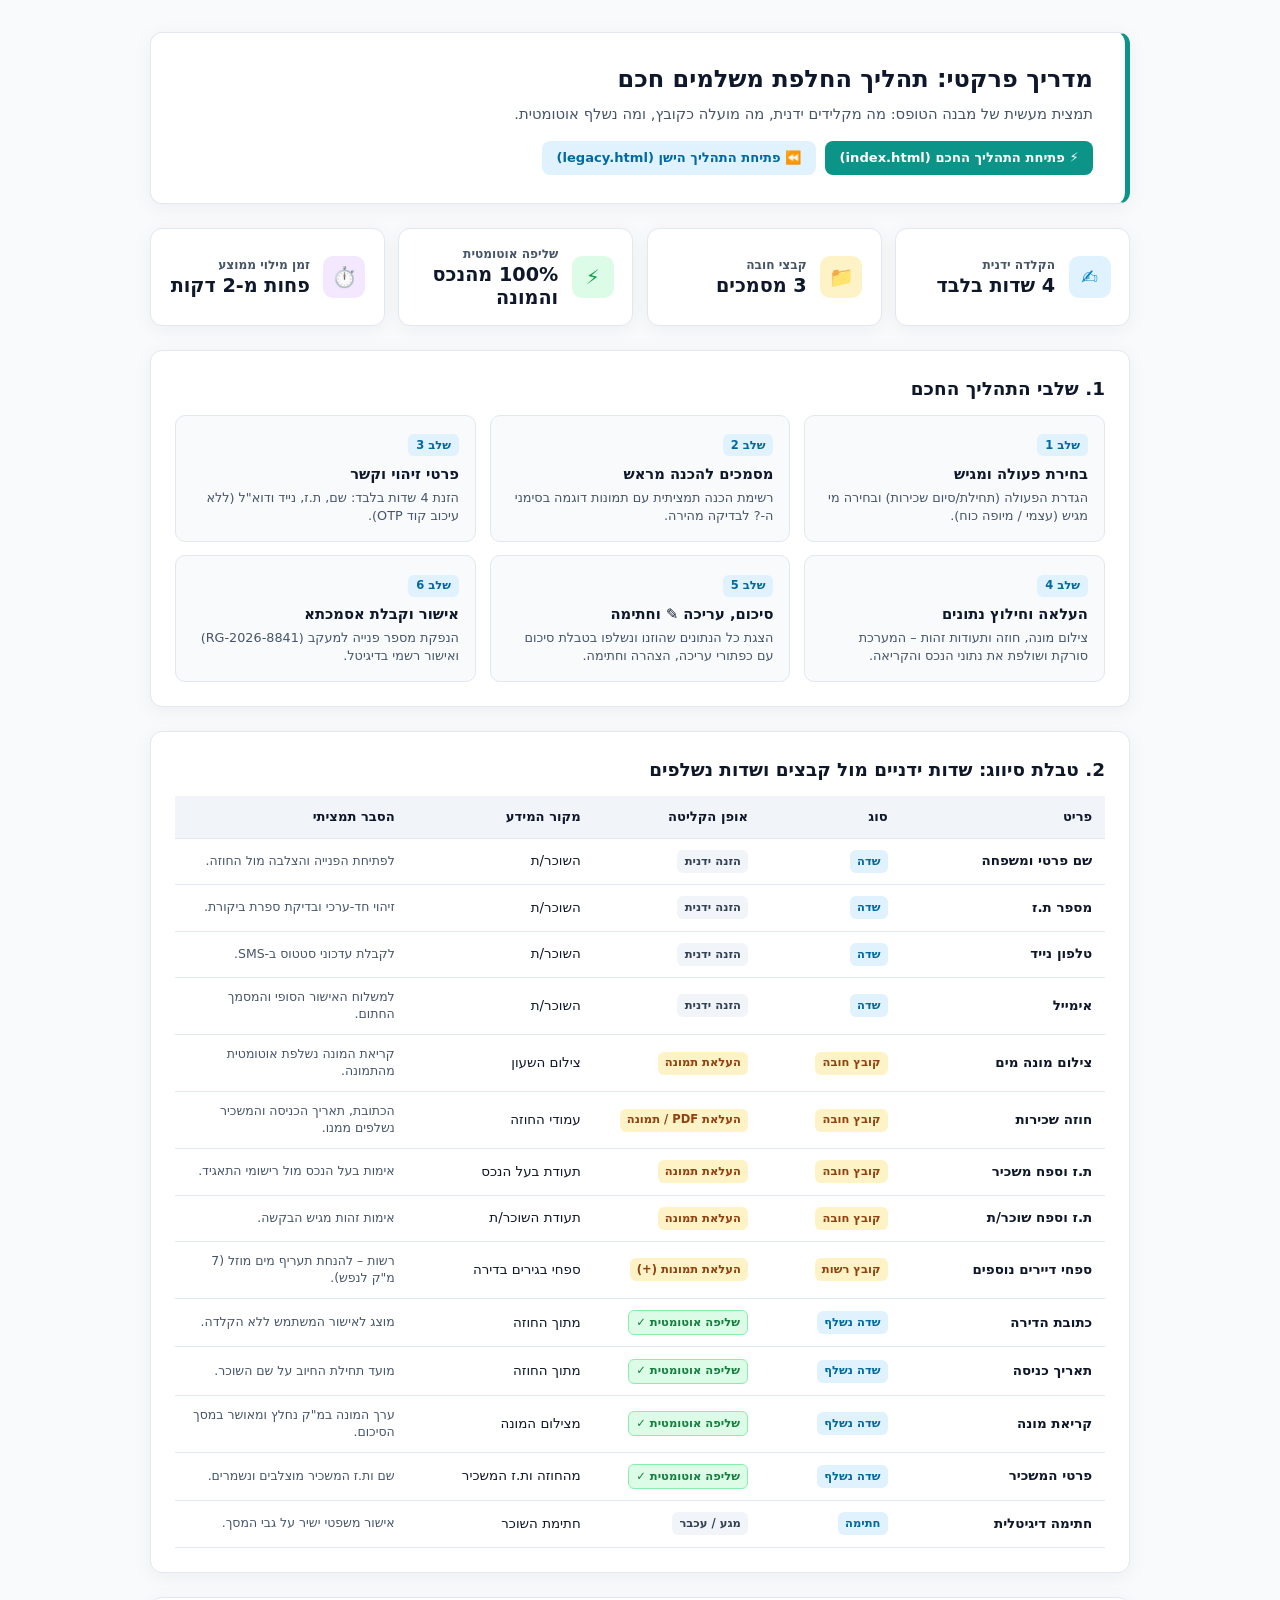
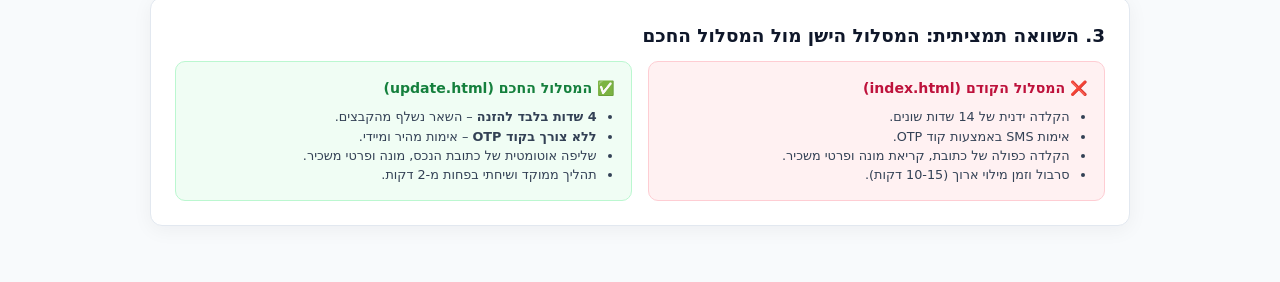
<file: explanation.html>
<!DOCTYPE html>
<html lang="he" dir="rtl">
<head>
  <meta charset="UTF-8">
  <meta name="viewport" content="width=device-width, initial-scale=1.0">
  <title>מדריך פרקטי: עקרונות ומבנה התהליך החכם (מי רמת גן)</title>
  <style>
    :root {
      --bg: #f8fafc;
      --card-bg: #ffffff;
      --text-main: #0f172a;
      --text-muted: #475569;
      --primary: #0284c7;
      --primary-dark: #0369a1;
      --primary-light: #e0f2fe;
      --teal: #0d9488;
      --teal-light: #ccfbf1;
      --success: #16a34a;
      --success-bg: #dcfce7;
      --amber: #d97706;
      --amber-bg: #fef3c7;
      --border: #e2e8f0;
      --radius: 12px;
      --shadow: 0 4px 20px rgba(15, 23, 42, 0.05);
    }

    * {
      box-sizing: border-box;
      margin: 0;
      padding: 0;
    }

    body {
      font-family: system-ui, -apple-system, BlinkMacSystemFont, "Segoe UI", Roboto, "Helvetica Neue", Arial, sans-serif;
      background-color: var(--bg);
      color: var(--text-main);
      line-height: 1.5;
      padding: 2rem 1.25rem;
    }

    .container {
      max-width: 980px;
      margin: 0 auto;
    }

    .header-card {
      background: var(--card-bg);
      border: 1px solid var(--border);
      border-radius: var(--radius);
      padding: 1.75rem 2rem;
      margin-bottom: 1.5rem;
      box-shadow: var(--shadow);
      border-right: 5px solid var(--teal);
    }

    .header-card h1 {
      font-size: 1.5rem;
      color: var(--text-main);
      margin-bottom: 0.35rem;
    }

    .header-card p {
      color: var(--text-muted);
      font-size: 0.92rem;
    }

    .nav-links {
      display: flex;
      gap: 0.6rem;
      margin-top: 1rem;
      flex-wrap: wrap;
    }

    .nav-btn {
      display: inline-flex;
      align-items: center;
      gap: 0.35rem;
      padding: 0.45rem 0.9rem;
      background: var(--primary-light);
      color: var(--primary-dark);
      border-radius: 8px;
      text-decoration: none;
      font-weight: 600;
      font-size: 0.82rem;
      transition: all 0.15s ease;
    }

    .nav-btn.primary {
      background: var(--teal);
      color: white;
    }

    .nav-btn:hover {
      opacity: 0.9;
      transform: translateY(-1px);
    }

    /* KPI Highlights */
    .kpi-grid {
      display: grid;
      grid-template-columns: repeat(auto-fit, minmax(210px, 1fr));
      gap: 0.85rem;
      margin-bottom: 1.5rem;
    }

    .kpi-card {
      background: var(--card-bg);
      border: 1px solid var(--border);
      border-radius: var(--radius);
      padding: 1rem 1.15rem;
      box-shadow: var(--shadow);
      display: flex;
      align-items: center;
      gap: 0.85rem;
    }

    .kpi-icon {
      width: 42px;
      height: 42px;
      border-radius: 10px;
      display: flex;
      align-items: center;
      justify-content: center;
      font-size: 1.25rem;
      flex-shrink: 0;
    }

    .kpi-title {
      font-size: 0.76rem;
      color: var(--text-muted);
      font-weight: 600;
      text-transform: uppercase;
    }

    .kpi-val {
      font-size: 1.2rem;
      font-weight: 800;
      color: var(--text-main);
      line-height: 1.2;
    }

    .section-card {
      background: var(--card-bg);
      border: 1px solid var(--border);
      border-radius: var(--radius);
      padding: 1.5rem;
      margin-bottom: 1.5rem;
      box-shadow: var(--shadow);
    }

    .section-card h2 {
      font-size: 1.15rem;
      margin-bottom: 0.65rem;
      color: var(--text-main);
      display: flex;
      align-items: center;
      gap: 0.45rem;
    }

    /* Practical Flow Steps */
    .flow-steps {
      display: grid;
      grid-template-columns: repeat(auto-fit, minmax(260px, 1fr));
      gap: 0.85rem;
      margin-top: 0.75rem;
    }

    .flow-card {
      background: #f8fafc;
      border: 1px solid var(--border);
      border-radius: 10px;
      padding: 1rem;
      position: relative;
    }

    .flow-badge {
      display: inline-block;
      font-size: 0.72rem;
      font-weight: 700;
      padding: 0.15rem 0.5rem;
      border-radius: 6px;
      background: var(--primary-light);
      color: var(--primary-dark);
      margin-bottom: 0.4rem;
    }

    .flow-card h3 {
      font-size: 0.92rem;
      margin-bottom: 0.25rem;
      color: var(--text-main);
    }

    .flow-card p {
      font-size: 0.8rem;
      color: var(--text-muted);
      line-height: 1.4;
    }

    /* Clean Table */
    table {
      width: 100%;
      border-collapse: collapse;
      font-size: 0.84rem;
      margin-top: 0.75rem;
    }

    th, td {
      padding: 0.7rem 0.8rem;
      text-align: right;
      border-bottom: 1px solid var(--border);
      vertical-align: middle;
    }

    th {
      background: #f1f5f9;
      color: var(--text-main);
      font-weight: 700;
      font-size: 0.82rem;
    }

    tr:hover td {
      background: #f8fafc;
    }

    .badge {
      display: inline-flex;
      align-items: center;
      gap: 0.2rem;
      padding: 0.18rem 0.45rem;
      border-radius: 6px;
      font-size: 0.72rem;
      font-weight: 700;
      white-space: nowrap;
    }

    .badge-field {
      background: #e0f2fe;
      color: #0369a1;
    }

    .badge-doc {
      background: #fef3c7;
      color: #92400e;
    }

    .badge-auto {
      background: #dcfce7;
      color: #15803d;
      border: 1px solid #86efac;
    }

    .badge-manual {
      background: #f1f5f9;
      color: #334155;
    }

    .note-text {
      font-size: 0.78rem;
      color: var(--text-muted);
      line-height: 1.35;
    }

    /* Comparison Table */
    .compare-grid {
      display: grid;
      grid-template-columns: 1fr 1fr;
      gap: 1rem;
      margin-top: 0.75rem;
    }

    .compare-box {
      border-radius: 10px;
      padding: 1rem;
    }

    .compare-box.old {
      background: #fff1f2;
      border: 1px solid #fecdd3;
    }

    .compare-box.new {
      background: #f0fdf4;
      border: 1px solid #bbf7d0;
    }

    .compare-box h4 {
      font-size: 0.88rem;
      margin-bottom: 0.5rem;
      display: flex;
      align-items: center;
      gap: 0.35rem;
    }

    .compare-box ul {
      padding-right: 1.15rem;
      font-size: 0.8rem;
      color: #334155;
      line-height: 1.5;
    }
  </style>
</head>
<body>

  <div class="container">

    <!-- Header -->
    <div class="header-card">
      <h1>מדריך פרקטי: תהליך החלפת משלמים חכם</h1>
      <p>תמצית מעשית של מבנה הטופס: מה מקלידים ידנית, מה מועלה כקובץ, ומה נשלף אוטומטית.</p>
      
      <div class="nav-links">
        <a href="index.html" class="nav-btn primary">
          ⚡ פתיחת התהליך החכם (index.html)
        </a>
        <a href="legacy.html" class="nav-btn">
          ⏪ פתיחת התהליך הישן (legacy.html)
        </a>
      </div>
    </div>

    <!-- 4 Key Numbers -->
    <div class="kpi-grid">
      <div class="kpi-card">
        <div class="kpi-icon" style="background: #e0f2fe; color: #0284c7;">✍️</div>
        <div>
          <div class="kpi-title">הקלדה ידנית</div>
          <div class="kpi-val">4 שדות בלבד</div>
        </div>
      </div>

      <div class="kpi-card">
        <div class="kpi-icon" style="background: #fef3c7; color: #d97706;">📁</div>
        <div>
          <div class="kpi-title">קבצי חובה</div>
          <div class="kpi-val">3 מסמכים</div>
        </div>
      </div>

      <div class="kpi-card">
        <div class="kpi-icon" style="background: #dcfce7; color: #16a34a;">⚡</div>
        <div>
          <div class="kpi-title">שליפה אוטומטית</div>
          <div class="kpi-val">100% מהנכס והמונה</div>
        </div>
      </div>

      <div class="kpi-card">
        <div class="kpi-icon" style="background: #f3e8ff; color: #7e22ce;">⏱️</div>
        <div>
          <div class="kpi-title">זמן מילוי ממוצע</div>
          <div class="kpi-val">פחות מ-2 דקות</div>
        </div>
      </div>
    </div>

    <!-- Full Flow Process -->
    <div class="section-card">
      <h2>1. שלבי התהליך החכם</h2>
      <div class="flow-steps">
        <div class="flow-card">
          <span class="flow-badge">שלב 1</span>
          <h3>בחירת פעולה ומגיש</h3>
          <p>הגדרת הפעולה (תחילת/סיום שכירות) ובחירה מי מגיש (עצמי / מיופה כוח).</p>
        </div>

        <div class="flow-card">
          <span class="flow-badge">שלב 2</span>
          <h3>מסמכים להכנה מראש</h3>
          <p>רשימת הכנה תמציתית עם תמונות דוגמה בסימני ה-? לבדיקה מהירה.</p>
        </div>

        <div class="flow-card">
          <span class="flow-badge">שלב 3</span>
          <h3>פרטי זיהוי וקשר</h3>
          <p>הזנת 4 שדות בלבד: שם, ת.ז, נייד ודוא"ל (ללא עיכוב קוד OTP).</p>
        </div>

        <div class="flow-card">
          <span class="flow-badge">שלב 4</span>
          <h3>העלאה וחילוץ נתונים</h3>
          <p>צילום מונה, חוזה ותעודות זהות – המערכת סורקת ושולפת את נתוני הנכס והקריאה.</p>
        </div>

        <div class="flow-card">
          <span class="flow-badge">שלב 5</span>
          <h3>סיכום, עריכה ✎ וחתימה</h3>
          <p>הצגת כל הנתונים שהוזנו ונשלפו בטבלת סיכום עם כפתורי עריכה, הצהרה וחתימה.</p>
        </div>

        <div class="flow-card">
          <span class="flow-badge">שלב 6</span>
          <h3>אישור וקבלת אסמכתא</h3>
          <p>הנפקת מספר פנייה למעקב (RG-2026-8841) ואישור רשמי בדיגיטל.</p>
        </div>
      </div>
    </div>

    <!-- Practical Field & File Table -->
    <div class="section-card">
      <h2>2. טבלת סיווג: שדות ידניים מול קבצים ושדות נשלפים</h2>
      
      <table>
        <thead>
          <tr>
            <th style="width: 22%;">פריט</th>
            <th style="width: 15%;">סוג</th>
            <th style="width: 18%;">אופן הקליטה</th>
            <th style="width: 20%;">מקור המידע</th>
            <th style="width: 25%;">הסבר תמציתי</th>
          </tr>
        </thead>
        <tbody>
          <!-- Manual Fields -->
          <tr>
            <td><strong>שם פרטי ומשפחה</strong></td>
            <td><span class="badge badge-field">שדה</span></td>
            <td><span class="badge badge-manual">הזנה ידנית</span></td>
            <td>השוכר/ת</td>
            <td class="note-text">לפתיחת הפנייה והצלבה מול החוזה.</td>
          </tr>

          <tr>
            <td><strong>מספר ת.ז</strong></td>
            <td><span class="badge badge-field">שדה</span></td>
            <td><span class="badge badge-manual">הזנה ידנית</span></td>
            <td>השוכר/ת</td>
            <td class="note-text">זיהוי חד-ערכי ובדיקת ספרת ביקורת.</td>
          </tr>

          <tr>
            <td><strong>טלפון נייד</strong></td>
            <td><span class="badge badge-field">שדה</span></td>
            <td><span class="badge badge-manual">הזנה ידנית</span></td>
            <td>השוכר/ת</td>
            <td class="note-text">לקבלת עדכוני סטטוס ב-SMS.</td>
          </tr>

          <tr>
            <td><strong>אימייל</strong></td>
            <td><span class="badge badge-field">שדה</span></td>
            <td><span class="badge badge-manual">הזנה ידנית</span></td>
            <td>השוכר/ת</td>
            <td class="note-text">למשלוח האישור הסופי והמסמך החתום.</td>
          </tr>

          <!-- Uploaded Documents -->
          <tr>
            <td><strong>צילום מונה מים</strong></td>
            <td><span class="badge badge-doc">קובץ חובה</span></td>
            <td><span class="badge badge-doc">העלאת תמונה</span></td>
            <td>צילום השעון</td>
            <td class="note-text">קריאת המונה נשלפת אוטומטית מהתמונה.</td>
          </tr>

          <tr>
            <td><strong>חוזה שכירות</strong></td>
            <td><span class="badge badge-doc">קובץ חובה</span></td>
            <td><span class="badge badge-doc">העלאת PDF / תמונה</span></td>
            <td>עמודי החוזה</td>
            <td class="note-text">הכתובת, תאריך הכניסה והמשכיר נשלפים ממנו.</td>
          </tr>

          <tr>
            <td><strong>ת.ז וספח משכיר</strong></td>
            <td><span class="badge badge-doc">קובץ חובה</span></td>
            <td><span class="badge badge-doc">העלאת תמונה</span></td>
            <td>תעודת בעל הנכס</td>
            <td class="note-text">אימות בעל הנכס מול רישומי התאגיד.</td>
          </tr>

          <tr>
            <td><strong>ת.ז וספח שוכר/ת</strong></td>
            <td><span class="badge badge-doc">קובץ חובה</span></td>
            <td><span class="badge badge-doc">העלאת תמונה</span></td>
            <td>תעודת השוכר/ת</td>
            <td class="note-text">אימות זהות מגיש הבקשה.</td>
          </tr>

          <tr>
            <td><strong>ספחי דיירים נוספים</strong></td>
            <td><span class="badge badge-doc">קובץ רשות</span></td>
            <td><span class="badge badge-doc">העלאת תמונות (+)</span></td>
            <td>ספחי בגירים בדירה</td>
            <td class="note-text">רשות – להנחת תעריף מים מוזל (7 מ"ק לנפש).</td>
          </tr>

          <!-- Extracted Fields -->
          <tr>
            <td><strong>כתובת הדירה</strong></td>
            <td><span class="badge badge-field">שדה נשלף</span></td>
            <td><span class="badge badge-auto">שליפה אוטומטית ✓</span></td>
            <td>מתוך החוזה</td>
            <td class="note-text">מוצג לאישור המשתמש ללא הקלדה.</td>
          </tr>

          <tr>
            <td><strong>תאריך כניסה</strong></td>
            <td><span class="badge badge-field">שדה נשלף</span></td>
            <td><span class="badge badge-auto">שליפה אוטומטית ✓</span></td>
            <td>מתוך החוזה</td>
            <td class="note-text">מועד תחילת החיוב על שם השוכר.</td>
          </tr>

          <tr>
            <td><strong>קריאת מונה</strong></td>
            <td><span class="badge badge-field">שדה נשלף</span></td>
            <td><span class="badge badge-auto">שליפה אוטומטית ✓</span></td>
            <td>מצילום המונה</td>
            <td class="note-text">ערך המונה במ"ק נחלץ ומאושר במסך הסיכום.</td>
          </tr>

          <tr>
            <td><strong>פרטי המשכיר</strong></td>
            <td><span class="badge badge-field">שדה נשלף</span></td>
            <td><span class="badge badge-auto">שליפה אוטומטית ✓</span></td>
            <td>מהחוזה ות.ז המשכיר</td>
            <td class="note-text">שם ות.ז המשכיר מוצלבים ונשמרים.</td>
          </tr>

          <tr>
            <td><strong>חתימה דיגיטלית</strong></td>
            <td><span class="badge badge-field">חתימה</span></td>
            <td><span class="badge badge-manual">מגע / עכבר</span></td>
            <td>חתימת השוכר</td>
            <td class="note-text">אישור משפטי ישיר על גבי המסך.</td>
          </tr>
        </tbody>
      </table>
    </div>

    <!-- Direct Comparison -->
    <div class="section-card">
      <h2>3. השוואה תמציתית: המסלול הישן מול המסלול החכם</h2>
      <div class="compare-grid">
        <div class="compare-box old">
          <h4 style="color: #be123c;">❌ המסלול הקודם (index.html)</h4>
          <ul>
            <li>הקלדה ידנית של 14 שדות שונים.</li>
            <li>אימות SMS באמצעות קוד OTP.</li>
            <li>הקלדה כפולה של כתובת, קריאת מונה ופרטי משכיר.</li>
            <li>סרבול וזמן מילוי ארוך (10-15 דקות).</li>
          </ul>
        </div>

        <div class="compare-box new">
          <h4 style="color: #15803d;">✅ המסלול החכם (update.html)</h4>
          <ul>
            <li><strong>4 שדות בלבד להזנה</strong> – השאר נשלף מהקבצים.</li>
            <li><strong>ללא צורך בקוד OTP</strong> – אימות מהיר ומיידי.</li>
            <li>שליפה אוטומטית של כתובת הנכס, מונה ופרטי משכיר.</li>
            <li>תהליך ממוקד ושיחתי בפחות מ-2 דקות.</li>
          </ul>
        </div>
      </div>
    </div>

  </div>

</body>
</html>
</file>
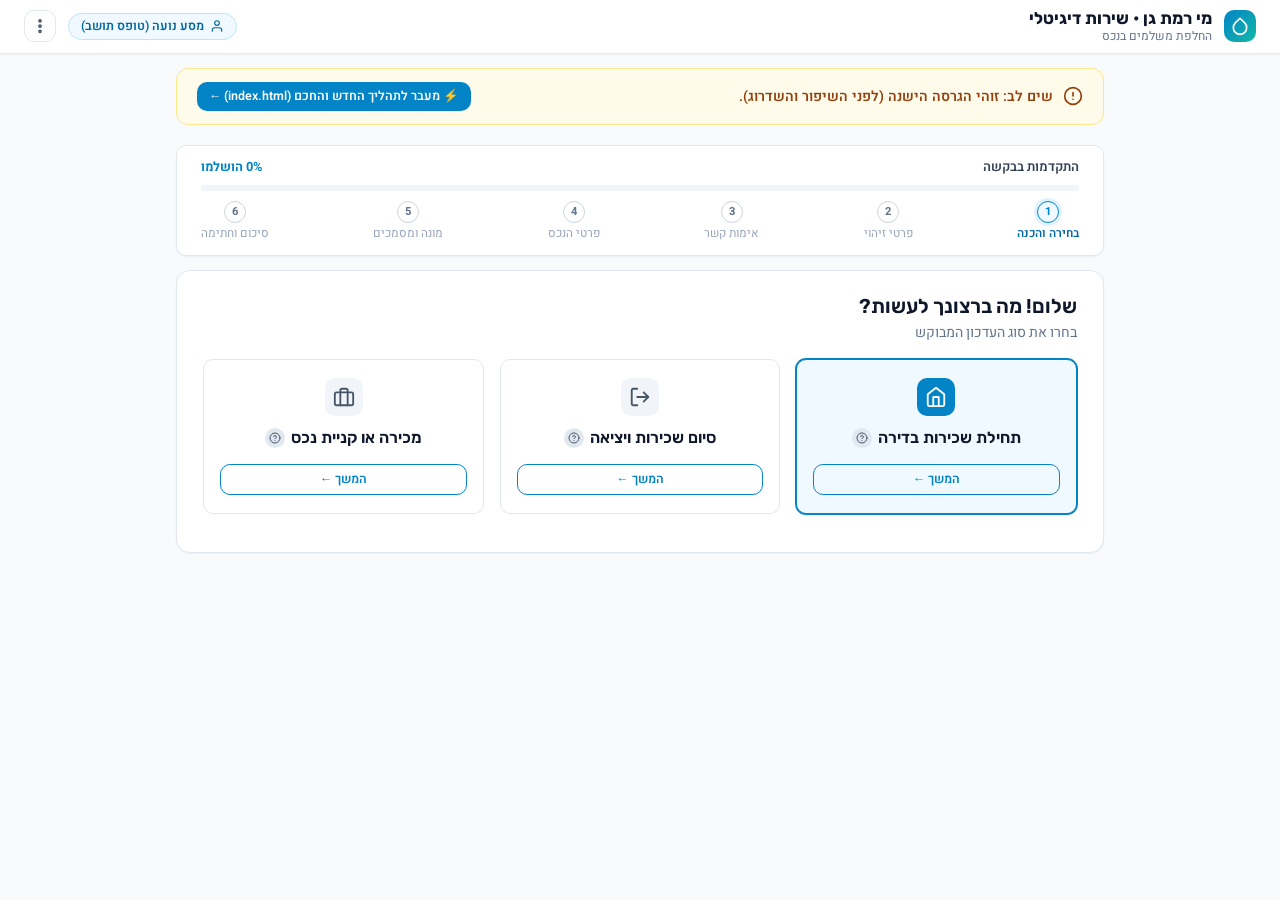
<file: legacy.html>
<!DOCTYPE html>
<html lang="he" dir="rtl">
<head>
  <meta charset="UTF-8">
  <meta name="viewport" content="width=device-width, initial-scale=1.0">
  <title>החלפת משלמים בדירה | תאגיד מי רמת גן</title>
  <meta name="description" content="מערכת דיגיטלית חכמה, מהירה ופשוטה להחלפת משלמים בחשבון המים - מי רמת גן">
  <link rel="stylesheet" href="css/styles.css">
  <script>
    window.goToStep = function(stepIndex) {
      if (window.appState) {
        window.appState.wizardStep = stepIndex;
      }
      document.querySelectorAll('.wizard-step-panel').forEach(function(p) {
        p.style.display = 'none';
      });
      var target = document.getElementById('wizard-step-' + stepIndex);
      if (target) {
        target.style.display = 'block';
      }
      if (window.updateWizardUI) {
        window.updateWizardUI();
      }
    };

    window.selectActionCard = function(cardElement) {
      if (!cardElement) return;
      var grid = cardElement.closest('.options-grid, .roles-grid') || cardElement.parentElement;
      if (grid) {
        grid.querySelectorAll('.selection-card').forEach(function(c) {
          c.classList.remove('selected');
        });
      }
      cardElement.classList.add('selected');
    };
  </script>
</head>
<body>

  <!-- App Header -->
  <header class="app-header">
    <div class="brand-section">
      <div class="brand-logo-icon">
        <svg width="20" height="20" viewBox="0 0 24 24">
          <path d="M12 2.69l5.66 5.66a8 8 0 1 1-11.31 0z"></path>
        </svg>
      </div>
      <div class="brand-text">
        <h1>מי רמת גן • שירות דיגיטלי</h1>
        <p>החלפת משלמים בנכס</p>
      </div>
    </div>

    <div class="header-actions">
      <div class="active-mode-badge" id="activeModeBadge">
        <svg width="14" height="14" viewBox="0 0 24 24"><path d="M20 21v-2a4 4 0 0 0-4-4H8a4 4 0 0 0-4 4v2"></path><circle cx="12" cy="7" r="4"></circle></svg>
        מסע נועה (טופס תושב)
      </div>

      <!-- Discreet 3-dots Peer Review Navigation Menu -->
      <button class="menu-trigger-btn" id="menuTriggerBtn" title="תפריט בדיקת עמיתים" aria-label="תפריט">
        <svg width="18" height="18" viewBox="0 0 24 24">
          <circle cx="12" cy="12" r="1.5"></circle>
          <circle cx="12" cy="5" r="1.5"></circle>
          <circle cx="12" cy="19" r="1.5"></circle>
        </svg>
      </button>

      <div class="dropdown-menu" id="peerDropdownMenu">
        <div class="dropdown-header">ניווט בדיקת עמיתים (Peer Review)</div>
        <button class="dropdown-item active" data-view-target="noa-wizard">
          <svg width="16" height="16" viewBox="0 0 24 24"><path d="M20 21v-2a4 4 0 0 0-4-4H8a4 4 0 0 0-4 4v2"></path><circle cx="12" cy="7" r="4"></circle></svg>
          1. מסלול התהליך הישן (טופס הגשה)
        </button>
        <button class="dropdown-item" data-view-target="sms-completion">
          <svg width="16" height="16" viewBox="0 0 24 24"><path d="M4 4h16c1.1 0 2 .9 2 2v12c0 1.1-.9 2-2 2H4c-1.1 0-2-.9-2-2V6c0-1.1.9-2 2-2z"></path><polyline points="22,6 12,13 2,6"></polyline></svg>
          2. מסך השלמת חוסר (קישור SMS)
        </button>
        <button class="dropdown-item" data-view-target="backoffice">
          <svg width="16" height="16" viewBox="0 0 24 24"><path d="M21 15a2 2 0 0 1-2 2H7l-4 4V5a2 2 0 0 1 2-2h14a2 2 0 0 1 2 2z"></path></svg>
          3. מסך נציג שירות (Backoffice)
        </button>
        <button class="dropdown-item" data-view-target="dashboard">
          <svg width="16" height="16" viewBox="0 0 24 24"><rect x="3" y="3" width="18" height="18" rx="2" ry="2"></rect><line x1="3" y1="9" x2="21" y2="9"></line><line x1="9" y1="21" x2="9" y2="9"></line></svg>
          4. דשבורד מנהל תפעול (Dashboard)
        </button>
        <div class="dropdown-divider"></div>
        <a href="index.html" class="dropdown-item" style="color: var(--teal-700); text-decoration: none; font-weight: 700;">
          <svg width="16" height="16" viewBox="0 0 24 24"><polygon points="13 2 3 14 12 14 11 22 21 10 12 10 13 2"></polygon></svg>
          ⚡ מעבר לתהליך המשודרג והחכם (index.html)
        </a>
        <a href="explanation.html" class="dropdown-item" style="color: var(--primary-700); text-decoration: none;">
          <svg width="16" height="16" viewBox="0 0 24 24"><path d="M14 2H6a2 2 0 0 0-2 2v16a2 2 0 0 0 2 2h12a2 2 0 0 0 2-2V8z"></path><polyline points="14 2 14 8 20 8"></polyline><line x1="16" y1="13" x2="8" y2="13"></line><line x1="16" y1="17" x2="8" y2="17"></line></svg>
          📄 מסמך הסבר ועקרונות (explanation.html)
        </a>
        <button class="dropdown-item" id="resetSimulationBtn" style="color: var(--danger-600);">
          <svg width="16" height="16" viewBox="0 0 24 24"><polyline points="1 4 1 10 7 10"></polyline><path d="M3.51 15a9 9 0 1 0 2.13-9.36L1 10"></path></svg>
          איפוס נתוני סימולציה
        </button>
      </div>
    </div>
  </header>

  <main class="main-wrapper">

    <!-- ========================================== -->
    <!-- MODULE 1: NOA'S JOURNEY (WIZARD)           -->
    <!-- ========================================== -->
    <div id="view-noa-wizard" class="view-panel active">

      <!-- Legacy Notice Banner -->
      <div style="background: #fffbeb; border: 1px solid #fde68a; border-radius: 12px; padding: 0.85rem 1.25rem; margin-bottom: 1.25rem; display: flex; align-items: center; justify-content: space-between; flex-wrap: wrap; gap: 0.75rem;">
        <div style="display: flex; align-items: center; gap: 0.6rem; color: #92400e; font-size: 0.88rem; font-weight: 600;">
          <svg width="20" height="20" viewBox="0 0 24 24" fill="none" stroke="currentColor" stroke-width="2"><circle cx="12" cy="12" r="10"></circle><line x1="12" y1="8" x2="12" y2="12"></line><line x1="12" y1="16" x2="12.01" y2="16"></line></svg>
          <span>שים לב: זוהי הגרסה הישנה (לפני השיפור והשדרוג).</span>
        </div>
        <a href="index.html" class="btn btn-sm btn-primary" style="text-decoration: none; display: inline-flex; align-items: center; gap: 0.35rem;">
          ⚡ מעבר לתהליך החדש והחכם (index.html) ←
        </a>
      </div>

      <!-- Visual Step Progress Tracker -->
      <div class="progress-container">
        <div class="progress-header">
          <span class="progress-title">התקדמות בבקשה</span>
          <span class="progress-percent" id="wizardProgressPercent"><span dir="ltr" id="progressPercentNum">0%</span> הושלמו</span>
        </div>
        <div class="progress-bar-bg">
          <div class="progress-bar-fill" id="wizardProgressFill" style="width: 10%;"></div>
        </div>
        <div class="steps-indicator">
          <div class="step-item active" onclick="goToStep(0)">
            <div class="step-bullet">1</div>
            <span>בחירה והכנה</span>
          </div>
          <div class="step-item" onclick="goToStep(3)">
            <div class="step-bullet">2</div>
            <span>פרטי זיהוי</span>
          </div>
          <div class="step-item" onclick="goToStep(4)">
            <div class="step-bullet">3</div>
            <span>אימות קשר</span>
          </div>
          <div class="step-item" onclick="goToStep(5)">
            <div class="step-bullet">4</div>
            <span>פרטי הנכס</span>
          </div>
          <div class="step-item" onclick="goToStep(6)">
            <div class="step-bullet">5</div>
            <span>מונה ומסמכים</span>
          </div>
          <div class="step-item" onclick="goToStep(7)">
            <div class="step-bullet">6</div>
            <span>סיכום וחתימה</span>
          </div>
        </div>
      </div>

      <!-- STEP 0: Action Selection (Hover ? on title for explanation) -->
      <div id="wizard-step-0" class="wizard-step-panel">
        <div class="card">
          <div class="card-header-clean">
            <h2>שלום! מה ברצונך לעשות?</h2>
            <p>בחרו את סוג העדכון המבוקש</p>
          </div>

          <div class="options-grid">
            <!-- Option 1: Start Tenancy (Active) -->
            <div class="selection-card selected" onmouseenter="this.style.zIndex='99999'" onmouseleave="this.style.zIndex=''" onclick="selectActionCard(this); goToStep(1);">
              <div class="card-icon-wrap">
                <svg width="22" height="22" viewBox="0 0 24 24"><path d="M3 9l9-7 9 7v11a2 2 0 0 1-2 2H5a2 2 0 0 1-2-2z"></path><polyline points="9 22 9 12 15 12 15 22"></polyline></svg>
              </div>
              <div class="card-title-row">
                <h3 style="font-size: 1rem;">תחילת שכירות בדירה</h3>
                <div class="tooltip-trigger" onclick="event.stopPropagation()">
                  <svg width="12" height="12" viewBox="0 0 24 24"><circle cx="12" cy="12" r="10"></circle><path d="M9.09 9a3 3 0 0 1 5.83 1c0 2-3 3-3 3"></path><line x1="12" y1="17" x2="12.01" y2="17"></line></svg>
                  <div class="tooltip-popup">
                    <div style="font-weight: 700; color: var(--primary-700); margin-bottom: 0.25rem;">תחילת שכירות בדירה</div>
                    נכנסים לדירה שכורה חדשה ורוצים להעביר את חשבון המים על שמכם מיום הכניסה שסוכם בחוזה.
                  </div>
                </div>
              </div>
              <button type="button" class="btn btn-outline-primary btn-sm" onclick="event.stopPropagation(); selectActionCard(this.closest('.selection-card')); goToStep(1);" style="width: 100%; margin-top: 0.25rem;">המשך ←</button>
            </div>

            <!-- Option 2: End Tenancy -->
            <div class="selection-card" onmouseenter="this.style.zIndex='99999'" onmouseleave="this.style.zIndex=''" onclick="selectActionCard(this); goToStep(1);">
              <div class="card-icon-wrap">
                <svg width="22" height="22" viewBox="0 0 24 24"><path d="M9 21H5a2 2 0 0 1-2-2V5a2 2 0 0 1 2-2h4"></path><polyline points="16 17 21 12 16 7"></polyline><line x1="21" y1="12" x2="9" y2="12"></line></svg>
              </div>
              <div class="card-title-row">
                <h3 style="font-size: 1rem;">סיום שכירות ויציאה</h3>
                <div class="tooltip-trigger" onclick="event.stopPropagation()">
                  <svg width="12" height="12" viewBox="0 0 24 24"><circle cx="12" cy="12" r="10"></circle><path d="M9.09 9a3 3 0 0 1 5.83 1c0 2-3 3-3 3"></path><line x1="12" y1="17" x2="12.01" y2="17"></line></svg>
                  <div class="tooltip-popup">
                    <div style="font-weight: 700; color: var(--primary-700); margin-bottom: 0.25rem;">סיום שכירות ויציאה</div>
                    עוזבים דירה שכורה ומעבירים את החשבון בחזרה לבעלי הנכס או לדיירים הבאים.
                  </div>
                </div>
              </div>
              <button type="button" class="btn btn-outline-primary btn-sm" onclick="event.stopPropagation(); selectActionCard(this.closest('.selection-card')); goToStep(1);" style="width: 100%; margin-top: 0.25rem;">המשך ←</button>
            </div>

            <!-- Option 3: Sale/Purchase -->
            <div class="selection-card" onmouseenter="this.style.zIndex='99999'" onmouseleave="this.style.zIndex=''" onclick="selectActionCard(this); goToStep(1);">
              <div class="card-icon-wrap">
                <svg width="22" height="22" viewBox="0 0 24 24"><rect x="2" y="7" width="20" height="14" rx="2" ry="2"></rect><path d="M16 21V5a2 2 0 0 0-2-2h-4a2 2 0 0 0-2 2v16"></path></svg>
              </div>
              <div class="card-title-row">
                <h3 style="font-size: 1rem;">מכירה או קניית נכס</h3>
                <div class="tooltip-trigger" onclick="event.stopPropagation()">
                  <svg width="12" height="12" viewBox="0 0 24 24"><circle cx="12" cy="12" r="10"></circle><path d="M9.09 9a3 3 0 0 1 5.83 1c0 2-3 3-3 3"></path><line x1="12" y1="17" x2="12.01" y2="17"></line></svg>
                  <div class="tooltip-popup">
                    <div style="font-weight: 700; color: var(--primary-700); margin-bottom: 0.25rem;">מכירה או קניית נכס</div>
                    העברת בעלות קבועה על הנכס ברישומי התאגיד בין מוכרים לקונים.
                  </div>
                </div>
              </div>
              <button type="button" class="btn btn-outline-primary btn-sm" onclick="event.stopPropagation(); selectActionCard(this.closest('.selection-card')); goToStep(1);" style="width: 100%; margin-top: 0.25rem;">המשך ←</button>
            </div>
          </div>
        </div>
      </div>

      <!-- STEP 1: Role Selection (Hover ? for explanation) -->
      <div id="wizard-step-1" class="wizard-step-panel" style="display: none;">
        <div class="card">
          <div class="card-header-clean">
            <h2>מי מגיש את הבקשה?</h2>
            <p>בחרו את הגורם שממלא את הטופס</p>
          </div>

          <div class="roles-grid">
            <div class="selection-card selected" onmouseenter="this.style.zIndex='99999'" onmouseleave="this.style.zIndex=''" onclick="selectActionCard(this); goToStep(2);">
              <div class="card-icon-wrap">
                <svg width="22" height="22" viewBox="0 0 24 24"><path d="M20 21v-2a4 4 0 0 0-4-4H8a4 4 0 0 0-4 4v2"></path><circle cx="12" cy="7" r="4"></circle></svg>
              </div>
              <div class="card-title-row">
                <h3 style="font-size: 1rem;">אני בעצמי (הדייר/ת הנכנס/ת)</h3>
                <div class="tooltip-trigger" onclick="event.stopPropagation()">
                  <svg width="12" height="12" viewBox="0 0 24 24"><circle cx="12" cy="12" r="10"></circle><path d="M9.09 9a3 3 0 0 1 5.83 1c0 2-3 3-3 3"></path><line x1="12" y1="17" x2="12.01" y2="17"></line></svg>
                  <div class="tooltip-popup">
                    <div style="font-weight: 700; color: var(--primary-700); margin-bottom: 0.25rem;">אני בעצמי</div>
                    מילוי עצמי של הדייר הנכנס. הפרטים שתמלאו יישמרו ישירות ולא תצטרכו להקלידם שוב.
                  </div>
                </div>
              </div>
              <button type="button" class="btn btn-outline-primary btn-sm" onclick="event.stopPropagation(); selectActionCard(this.closest('.selection-card')); goToStep(2);" style="margin-top: 0.5rem; width: 100%;">המשך ←</button>
            </div>

            <div class="selection-card" onmouseenter="this.style.zIndex='99999'" onmouseleave="this.style.zIndex=''" onclick="selectActionCard(this); goToStep(2);">
              <div class="card-icon-wrap">
                <svg width="22" height="22" viewBox="0 0 24 24"><path d="M16 21v-2a4 4 0 0 0-4-4H5a4 4 0 0 0-4 4v2"></path><circle cx="8.5" cy="7" r="4"></circle><line x1="20" y1="8" x2="20" y2="14"></line><line x1="23" y1="11" x2="17" y2="11"></line></svg>
              </div>
              <div class="card-title-row">
                <h3 style="font-size: 1rem;">מיופה כוח / עורך דין / אפוטרופוס</h3>
                <div class="tooltip-trigger" onclick="event.stopPropagation()">
                  <svg width="12" height="12" viewBox="0 0 24 24"><circle cx="12" cy="12" r="10"></circle><path d="M9.09 9a3 3 0 0 1 5.83 1c0 2-3 3-3 3"></path><line x1="12" y1="17" x2="12.01" y2="17"></line></svg>
                  <div class="tooltip-popup">
                    <div style="font-weight: 700; color: var(--primary-700); margin-bottom: 0.25rem;">מיופה כוח</div>
                    הגשה בשם אדם אחר (מחייב ייפוי כוח חתום ותעודת זהות של מיופה הכוח).
                  </div>
                </div>
              </div>
              <button type="button" class="btn btn-outline-primary btn-sm" onclick="event.stopPropagation(); selectActionCard(this.closest('.selection-card')); goToStep(2);" style="margin-top: 0.5rem; width: 100%;">המשך ←</button>
            </div>
          </div>

          <div class="button-row">
            <button class="btn btn-secondary btn-sm" onclick="goToStep(0)">→ חזרה</button>
            <button class="btn btn-primary btn-sm" onclick="goToStep(2)">המשך להכנה ←</button>
          </div>
        </div>
      </div>

      <!-- STEP 2: Pre-flight Preparation Checklist (With rich image previews in hover popovers) -->
      <div id="wizard-step-2" class="wizard-step-panel" style="display: none;">
        <div class="card">
          <div class="card-header-clean">
            <h2>מה כדאי להכין מראש?</h2>
            <p>רשימת המסמכים המלאה לסיום מהיר של הבקשה בדקות בודדות</p>
          </div>

          <div class="checklist-container">
            <!-- Checklist Item 1: Contract -->
            <div class="checklist-item" onmouseenter="this.style.zIndex='99999'" onmouseleave="this.style.zIndex=''">
              <div class="item-number">1</div>
              <div class="item-content">
                <div class="item-title-row">
                  <h4>חוזה שכירות חתום</h4>
                  <span class="status-pill success" style="font-size: 0.7rem;">חובה</span>
                  <div class="tooltip-trigger" tabindex="0">
                    <svg width="12" height="12" viewBox="0 0 24 24"><circle cx="12" cy="12" r="10"></circle><path d="M9.09 9a3 3 0 0 1 5.83 1c0 2-3 3-3 3"></path><line x1="12" y1="17" x2="12.01" y2="17"></line></svg>
                    <div class="tooltip-popup">
                      <div style="font-weight: 700; color: var(--primary-700); margin-bottom: 0.35rem;">חוזה שכירות חתום</div>
                      <div style="font-size: 0.78rem; color: var(--slate-700); line-height: 1.45; margin-bottom: 0.35rem;">קובץ PDF או צילום ברור של עמודי החוזה: פרטי הצדדים (השוכר והמשכיר), תאריך תחילת השכירות ועמוד החתימות.</div>
                      <div class="doc-visual-illustration">
                        <img src="assets/contract_sample.jpg" alt="דוגמה לחוזה שכירות חתום" class="doc-preview-img">
                        <div style="font-size: 0.76rem; color: var(--slate-600); width: 100%;">עמוד ראשון, תאריכי השכירות ועמוד החתימות של שני הצדדים.</div>
                      </div>
                    </div>
                  </div>
                </div>
              </div>
            </div>

            <!-- Checklist Item 2: ID & Appendix -->
            <div class="checklist-item" onmouseenter="this.style.zIndex='99999'" onmouseleave="this.style.zIndex=''">
              <div class="item-number">2</div>
              <div class="item-content">
                <div class="item-title-row">
                  <h4>תעודת זהות וספח פתוח של השוכר/ת והמשכיר</h4>
                  <span class="status-pill success" style="font-size: 0.7rem;">חובה</span>
                  <div class="tooltip-trigger" tabindex="0">
                    <svg width="12" height="12" viewBox="0 0 24 24"><circle cx="12" cy="12" r="10"></circle><path d="M9.09 9a3 3 0 0 1 5.83 1c0 2-3 3-3 3"></path><line x1="12" y1="17" x2="12.01" y2="17"></line></svg>
                    <div class="tooltip-popup">
                      <div style="font-weight: 700; color: var(--primary-700); margin-bottom: 0.35rem;">תעודת זהות וספח פתוח</div>
                      <div style="font-size: 0.78rem; color: var(--slate-700); line-height: 1.45; margin-bottom: 0.35rem;">צילום תעודת זהות וספח פתוח של מגיש הבקשה ושל בעל הנכס (המשכיר), כאשר כל הפרטים והתמונות קריאים בבירור.</div>
                      <div class="doc-visual-illustration">
                        <img src="assets/id_sample.jpg" alt="דוגמה לתעודת זהות וספח" class="doc-preview-img">
                        <div style="font-size: 0.76rem; color: var(--slate-600); width: 100%;">תעודה מונחת על שולחן וספח פתוח שלך ושל המשכיר (בעל הנכס).</div>
                      </div>
                    </div>
                  </div>
                </div>
              </div>
            </div>

            <!-- Checklist Item 3: Water Meter -->
            <div class="checklist-item" onmouseenter="this.style.zIndex='99999'" onmouseleave="this.style.zIndex=''">
              <div class="item-number">3</div>
              <div class="item-content">
                <div class="item-title-row">
                  <h4>קריאת מונה מים וצילום השעון</h4>
                  <span class="status-pill success" style="font-size: 0.7rem;">חובה</span>
                  <div class="tooltip-trigger" tabindex="0">
                    <svg width="12" height="12" viewBox="0 0 24 24"><circle cx="12" cy="12" r="10"></circle><path d="M9.09 9a3 3 0 0 1 5.83 1c0 2-3 3-3 3"></path><line x1="12" y1="17" x2="12.01" y2="17"></line></svg>
                    <div class="tooltip-popup">
                      <div style="font-weight: 700; color: var(--primary-700); margin-bottom: 0.35rem;">שעון מונה המים וקריאה</div>
                      <div style="font-size: 0.78rem; color: var(--slate-700); line-height: 1.45; margin-bottom: 0.35rem;">צילום ברור של לוח שעון המים המציג את כל ספרות הקריאה (השחורות והאדומות) ומספר המונה ביום הכניסה לדירה.</div>
                      <div class="doc-visual-illustration">
                        <img src="assets/meter_sample.jpg" alt="דוגמה לשעון מונה מים" class="doc-preview-img">
                        <div style="font-size: 0.76rem; color: var(--slate-600); width: 100%;">ספרות שעון המים ביום קבלת המפתח (ספרות שחורות ואדומות).</div>
                      </div>
                    </div>
                  </div>
                </div>
              </div>
            </div>

            <!-- Checklist Item 4: Water Bill / Property Number -->
            <div class="checklist-item" onmouseenter="this.style.zIndex='99999'" onmouseleave="this.style.zIndex=''">
              <div class="item-number">4</div>
              <div class="item-content">
                <div class="item-title-row">
                  <h4>חשבון מים קודם (מספר כרטיס מים / מספר נכס)</h4>
                  <span class="status-pill warning" style="font-size: 0.7rem;">רשות / מומלץ</span>
                  <div class="tooltip-trigger" tabindex="0">
                    <svg width="12" height="12" viewBox="0 0 24 24"><circle cx="12" cy="12" r="10"></circle><path d="M9.09 9a3 3 0 0 1 5.83 1c0 2-3 3-3 3"></path><line x1="12" y1="17" x2="12.01" y2="17"></line></svg>
                    <div class="tooltip-popup">
                      <div style="font-weight: 700; color: var(--primary-700); margin-bottom: 0.35rem;">איפה זה מופיע בחשבון המים?</div>
                      <div style="font-size: 0.78rem; color: var(--slate-700); line-height: 1.45; margin-bottom: 0.35rem;">מספר המופיע בחלקו העליון של חשבון המים של הנכס (תחת 'מספר כרטיס מים' או 'מספר נכס').</div>
                      <div class="doc-visual-illustration">
                        <img src="assets/water_bill_sample.jpg" alt="דוגמה לחשבון מים" class="doc-preview-img">
                        <div style="font-size: 0.76rem; color: var(--slate-600); width: 100%;">בראש החשבון מימין: "מספר כרטיס מים" ו"מספר נכס".</div>
                      </div>
                    </div>
                  </div>
                </div>
              </div>
            </div>

            <!-- Checklist Item 5: Additional Adults Appendix for Water Quota -->
            <div class="checklist-item" onmouseenter="this.style.zIndex='99999'" onmouseleave="this.style.zIndex=''">
              <div class="item-number">5</div>
              <div class="item-content">
                <div class="item-title-row">
                  <h4>ספחי ת.ז של בגירים נוספים בדירה (הנחת מים)</h4>
                  <span class="status-pill warning" style="font-size: 0.7rem;">רשות להנחה</span>
                  <div class="tooltip-trigger" tabindex="0">
                    <svg width="12" height="12" viewBox="0 0 24 24"><circle cx="12" cy="12" r="10"></circle><path d="M9.09 9a3 3 0 0 1 5.83 1c0 2-3 3-3 3"></path><line x1="12" y1="17" x2="12.01" y2="17"></line></svg>
                    <div class="tooltip-popup">
                      <div style="font-weight: 700; color: var(--primary-700); margin-bottom: 0.35rem;">ספחי דיירים נוספים בדירה</div>
                      <div style="font-size: 0.78rem; color: var(--slate-700); line-height: 1.45; margin-bottom: 0.35rem;">
                        צילום ספח תעודת זהות פתוח של כל בגיר מעל גיל 18 המתגורר בנכס, המציג את כתובת המגורים המעודכנת (ניתן לצרף מספר ספחים).
                      </div>
                      <div class="doc-visual-illustration">
                        <img src="assets/id_sample.jpg" alt="דוגמה לספחי דיירים נוספים" class="doc-preview-img">
                        <div style="font-size: 0.76rem; color: var(--slate-600); width: 100%;">ספח פתוח עם כתובת המגורים המעודכנת.</div>
                      </div>
                    </div>
                  </div>
                </div>
              </div>
            </div>
          </div>

          <!-- Clean Prompt -->
          <p style="font-size: 0.92rem; font-weight: 600; color: var(--primary-700); margin: 0.85rem 0 0.35rem 0;">הכל מוכן? בואו נתחיל במילוי הפרטים.</p>

          <div class="button-row">
            <button class="btn btn-secondary btn-sm" onclick="goToStep(1)">→ חזרה לבחירת מגיש</button>
            <button class="btn btn-primary btn-sm" onclick="goToStep(3)">בואו נתחיל! ←</button>
          </div>
        </div>
      </div>

      <!-- STEP 3: Personal Identification -->
      <div id="wizard-step-3" class="wizard-step-panel" style="display: none;">
        <div class="card">
          <div class="card-header-clean">
            <h2>שלב 1: פרטי זיהוי אישיים</h2>
            <p>הקלידו את פרטי הזיהוי כפי שמופיעים בתעודת הזהות</p>
          </div>

          <div class="form-grid">
            <div class="form-group">
              <label class="form-label" for="inputFirstName">
                שם פרטי <span class="required-star">*</span>
              </label>
              <div class="input-wrapper">
                <input type="text" id="inputFirstName" class="form-input" placeholder="למשל: נועה" autocomplete="off">
                <div class="input-feedback-icon" id="firstNameFeedbackIcon" style="display: none;">
                  <svg width="18" height="18" viewBox="0 0 24 24"><polyline points="20 6 9 17 4 12"></polyline></svg>
                </div>
              </div>
              <div class="field-error-msg" id="firstNameErrorMsg"></div>
            </div>

            <div class="form-group">
              <label class="form-label" for="inputLastName">
                שם משפחה <span class="required-star">*</span>
              </label>
              <div class="input-wrapper">
                <input type="text" id="inputLastName" class="form-input" placeholder="למשל: לוי" autocomplete="off">
                <div class="input-feedback-icon" id="lastNameFeedbackIcon" style="display: none;">
                  <svg width="18" height="18" viewBox="0 0 24 24"><polyline points="20 6 9 17 4 12"></polyline></svg>
                </div>
              </div>
              <div class="field-error-msg" id="lastNameErrorMsg"></div>
            </div>
          </div>

          <div class="form-grid full-width">
            <div class="form-group">
              <label class="form-label" for="inputIdNumber">
                מספר תעודת זהות (9 ספרות) <span class="required-star">*</span>
                <div class="tooltip-trigger" tabindex="0">
                  <svg width="12" height="12" viewBox="0 0 24 24"><circle cx="12" cy="12" r="10"></circle><path d="M9.09 9a3 3 0 0 1 5.83 1c0 2-3 3-3 3"></path><line x1="12" y1="17" x2="12.01" y2="17"></line></svg>
                  <div class="tooltip-popup">
                    <div style="font-weight: 700; color: var(--primary-700); margin-bottom: 0.25rem;">איפה למצוא את מספר הזהות?</div>
                    <div class="doc-visual-illustration">
                      <img src="assets/id_sample.jpg" alt="דוגמה לתעודת זהות" class="doc-preview-img" style="height: 110px;">
                      <div style="font-size: 0.74rem; color: var(--slate-600); width: 100%;">9 ספרות כולל ספרת ביקורת. אם המספר קצר יותר, יש להשלים אפסים משמאל.</div>
                    </div>
                  </div>
                </div>
              </label>
              <div class="input-wrapper">
                <input type="text" id="inputIdNumber" class="form-input" maxlength="9" placeholder="הקלידו 9 ספרות..." autocomplete="off">
                <div class="input-feedback-icon" id="idFeedbackIcon" style="display: none;"></div>
              </div>
              <div class="field-error-msg" id="idErrorMsg"></div>
            </div>
          </div>

          <div class="button-row">
            <button class="btn btn-secondary btn-sm" onclick="goToStep(2)">→ חזרה להכנה</button>
            <button class="btn btn-primary btn-sm" onclick="handleStep3Next()">המשך לאימות פרטי קשר ←</button>
          </div>
        </div>
      </div>

      <!-- STEP 4: Contact & OTP Verification -->
      <div id="wizard-step-4" class="wizard-step-panel" style="display: none;">
        <div class="card">
          <div class="card-header-clean">
            <h2>שלב 2: פרטי התקשרות ואימות מהיר</h2>
            <p>לעדכון שוטף בסטטוס הבקשה וקבלת אישור החלפת המשלמים הסופי</p>
          </div>

          <div class="form-grid">
            <div class="form-group">
              <label class="form-label" for="inputPhone">
                טלפון נייד (10 ספרות, מתחיל ב-05) <span class="required-star">*</span>
                <div class="tooltip-trigger" tabindex="0">
                  <svg width="12" height="12" viewBox="0 0 24 24"><circle cx="12" cy="12" r="10"></circle><path d="M9.09 9a3 3 0 0 1 5.83 1c0 2-3 3-3 3"></path><line x1="12" y1="17" x2="12.01" y2="17"></line></svg>
                  <div class="tooltip-popup">
                    <div style="font-weight: 700; color: var(--primary-700); margin-bottom: 0.25rem;">עדכונים ב-SMS</div>
                    למספר זה יישלחו קוד האימות, הודעת אישור על פתיחת הפנייה והודעה כשהטיפול יסתיים.
                  </div>
                </div>
              </label>
              <div class="input-wrapper">
                <input type="tel" id="inputPhone" class="form-input" maxlength="11" placeholder="05X-XXXXXXX" autocomplete="off">
                <div class="input-feedback-icon" id="phoneFeedbackIcon" style="display: none;"></div>
              </div>
              <div class="field-error-msg" id="phoneErrorMsg"></div>
            </div>

            <div class="form-group">
              <label class="form-label" for="inputEmail">
                כתובת אימייל <span class="required-star">*</span>
                <div class="tooltip-trigger" tabindex="0">
                  <svg width="12" height="12" viewBox="0 0 24 24"><circle cx="12" cy="12" r="10"></circle><path d="M9.09 9a3 3 0 0 1 5.83 1c0 2-3 3-3 3"></path><line x1="12" y1="17" x2="12.01" y2="17"></line></svg>
                  <div class="tooltip-popup">
                    <div style="font-weight: 700; color: var(--primary-700); margin-bottom: 0.25rem;">אישור רשמי בדוא"ל</div>
                    לאימייל זה יישלח סיכום הפנייה ואישור החלפת המשלמים החתום.
                  </div>
                </div>
              </label>
              <div class="input-wrapper">
                <input type="email" id="inputEmail" class="form-input" placeholder="name@example.com" autocomplete="off">
                <div class="input-feedback-icon" id="emailFeedbackIcon" style="display: none;"></div>
              </div>
              <div class="field-error-msg" id="emailErrorMsg"></div>
            </div>
          </div>

          <!-- Compact OTP Simulation Box -->
          <div style="background: var(--slate-50); border: 1px solid var(--slate-200); border-radius: var(--radius-md); padding: 0.85rem 1rem; margin-top: 0.65rem;">
            <div style="display: flex; align-items: center; justify-content: space-between;">
              <div>
                <h4 style="font-size: 0.88rem; margin-bottom: 0.15rem;">אימות מהיר במסרון (קוד חד-פעמי)</h4>
                <p style="font-size: 0.78rem; color: var(--slate-500);">נשלח קוד בן 4 ספרות לטלפון שהזנתם</p>
              </div>
              <button class="btn btn-outline-primary btn-sm" id="sendOtpBtn">שלחו לי קוד אימות</button>
            </div>

            <div id="otpInputSection" style="display: none; margin-top: 0.65rem; padding-top: 0.65rem; border-top: 1px dashed var(--slate-200);">
              <div style="display: flex; align-items: center; gap: 0.65rem;">
                <input type="text" id="inputOtpCode" class="form-input" style="max-width: 110px; text-align: center; font-size: 1.1rem; letter-spacing: 0.15em; font-family: monospace;" placeholder="1234" maxlength="4">
                <button class="btn btn-primary btn-sm" id="verifyOtpBtn">אימות קוד</button>
                <span style="font-size: 0.76rem; color: var(--teal-600); font-weight: 600;">(הקוד לסימולציה הוא 1234)</span>
              </div>
            </div>

            <div id="otpSuccessNotice" style="display: none; align-items: center; gap: 0.4rem; margin-top: 0.5rem; color: var(--teal-700); font-weight: 600; font-size: 0.82rem;">
              <svg width="16" height="16" viewBox="0 0 24 24"><polyline points="20 6 9 17 4 12"></polyline></svg>
              הטלפון אומת בהצלחה!
            </div>
          </div>

          <div class="button-row">
            <button class="btn btn-secondary btn-sm" onclick="goToStep(3)">→ חזרה לפרטי זיהוי</button>
            <button class="btn btn-primary btn-sm" onclick="handleStep4Next()">המשך לפרטי הנכס ←</button>
          </div>
        </div>
      </div>

      <!-- STEP 5: Property Details & Water Card -->
      <div id="wizard-step-5" class="wizard-step-panel" style="display: none;">
        <div class="card">
          <div class="card-header-clean">
            <h2>שלב 3: פרטי הדירה ותאריך כניסה</h2>
            <p>הזנת כתובת הנכס, תאריך תחילת החזקה ומספר כרטיס מים</p>
          </div>

          <!-- Property Address -->
          <div style="display: flex; align-items: center; justify-content: space-between; margin-bottom: 0.5rem;">
            <h3 style="font-size: 0.95rem; color: var(--slate-900); margin: 0;">כתובת הדירה</h3>
          </div>

          <div class="form-grid" style="grid-template-columns: 1.2fr 1.5fr 0.65fr 0.65fr;">
            <div class="form-group" style="position: relative;">
              <label class="form-label" for="inputCity">עיר <span class="required-star">*</span></label>
              <div class="input-wrapper">
                <input type="text" id="inputCity" class="form-input" value="" placeholder="למשל: רמת גן" autocomplete="off">
                <div class="input-feedback-icon">
                  <svg width="16" height="16" viewBox="0 0 24 24"><path d="M21 10c0 7-9 13-9 13s-9-6-9-13a9 9 0 0 1 18 0z"></path></svg>
                </div>
              </div>
              <div class="autocomplete-menu" id="cityAutocompleteMenu"></div>
              <div class="field-error-msg" id="cityErrorMsg"></div>
            </div>

            <div class="form-group" style="position: relative;">
              <label class="form-label" for="inputStreet">רחוב <span class="required-star">*</span></label>
              <div class="input-wrapper">
                <input type="text" id="inputStreet" class="form-input" value="" placeholder="למשל: ביאליק" autocomplete="off">
                <div class="input-feedback-icon">
                  <svg width="16" height="16" viewBox="0 0 24 24"><path d="M14 2H6a2 2 0 0 0-2 2v16a2 2 0 0 0 2 2h12a2 2 0 0 0 2-2V8z"></path></svg>
                </div>
              </div>
              <div class="autocomplete-menu" id="streetAutocompleteMenu"></div>
              <div class="field-error-msg" id="streetErrorMsg"></div>
            </div>

            <div class="form-group">
              <label class="form-label" for="inputHouse">מס' בית <span class="required-star">*</span></label>
              <input type="text" id="inputHouse" class="form-input" value="" style="padding-left: 0.5rem;" placeholder="מספר">
              <div class="field-error-msg" id="houseErrorMsg"></div>
            </div>

            <div class="form-group">
              <label class="form-label" for="inputApt">דירה</label>
              <input type="text" id="inputApt" class="form-input" value="" style="padding-left: 0.5rem;" placeholder="מספר">
            </div>
          </div>

          <!-- Private house checkbox -->
          <div style="margin-top: -0.35rem; margin-bottom: 0.75rem;">
            <label style="display: inline-flex; align-items: center; gap: 0.45rem; font-size: 0.8rem; color: var(--slate-600); cursor: pointer;">
              <input type="checkbox" id="privateHouseCheckbox" style="accent-color: var(--primary-600);">
              בית פרטי / צמוד קרקע (ללא מספר דירה)
            </label>
          </div>

          <div style="height: 1px; background: var(--slate-100); margin: 0.75rem 0;"></div>

          <!-- Entry Date & Water Card Number Grid -->
          <div class="form-grid">
            <!-- Entry Date -->
            <div class="form-group">
              <label class="form-label" for="inputEntryDate">
                תאריך תחילת שכירות / כניסה <span class="required-star">*</span>
                <div class="tooltip-trigger" tabindex="0">
                  <svg width="12" height="12" viewBox="0 0 24 24"><circle cx="12" cy="12" r="10"></circle><path d="M9.09 9a3 3 0 0 1 5.83 1c0 2-3 3-3 3"></path><line x1="12" y1="17" x2="12.01" y2="17"></line></svg>
                  <div class="tooltip-popup">
                    <div style="font-weight: 700; color: var(--primary-700); margin-bottom: 0.25rem;">תאריך הכניסה בחוזה</div>
                    התאריך הרשום בחוזה השכירות כיום תחילת החזקה. ממועד זה ואילך יחויב החשבון על שמכם.
                  </div>
                </div>
              </label>
              <div class="input-wrapper">
                <input type="date" id="inputEntryDate" class="form-input" value="" style="padding-left: 0.5rem;">
              </div>
              <div class="field-error-msg" id="entryDateErrorMsg"></div>
            </div>

            <!-- Water Card Number / Property Number -->
            <div class="form-group">
              <label class="form-label" for="inputWaterCardNum">
                מספר כרטיס מים / מספר נכס (רשות)
                <div class="tooltip-trigger" tabindex="0">
                  <svg width="12" height="12" viewBox="0 0 24 24"><circle cx="12" cy="12" r="10"></circle><path d="M9.09 9a3 3 0 0 1 5.83 1c0 2-3 3-3 3"></path><line x1="12" y1="17" x2="12.01" y2="17"></line></svg>
                  <div class="tooltip-popup">
                    <div style="font-weight: 700; color: var(--primary-700); margin-bottom: 0.25rem;">איפה למצוא בחשבון המים?</div>
                    <div class="doc-visual-illustration">
                      <img src="assets/water_bill_sample.jpg" alt="דוגמה לחשבון מים" class="doc-preview-img" style="height: 110px;">
                      <div style="font-size: 0.74rem; color: var(--slate-600); width: 100%;">מופיע בראש החשבון של המשכיר מימין. מסייע לאתר את המונה ברגע.</div>
                    </div>
                  </div>
                </div>
              </label>
              <div class="input-wrapper">
                <input type="text" id="inputWaterCardNum" class="form-input" placeholder="למשל: 1048291" autocomplete="off">
              </div>
            </div>
          </div>

          <!-- Landlord Details Section -->
          <div style="margin-top: 0.85rem; padding-top: 0.75rem; border-top: 1px solid var(--slate-100);">
            <div style="display: flex; align-items: center; justify-content: space-between; margin-bottom: 0.45rem;">
              <h3 style="font-size: 0.92rem; color: var(--slate-900); margin: 0;">פרטי המשכיר / בעל הנכס (הדייר היוצא)</h3>
            </div>
            
            <div class="form-grid" style="grid-template-columns: 1.2fr 1fr 1fr;">
              <div class="form-group">
                <label class="form-label" for="inputLandlordName">שם מלא של המשכיר <span class="required-star">*</span></label>
                <input type="text" id="inputLandlordName" class="form-input" placeholder="למשל: דוד כהן" autocomplete="off">
                <div class="field-error-msg" id="landlordNameErrorMsg"></div>
              </div>

              <div class="form-group">
                <label class="form-label" for="inputLandlordId">
                  ת.ז של המשכיר <span class="required-star">*</span>
                  <div class="tooltip-trigger" tabindex="0">
                    <svg width="12" height="12" viewBox="0 0 24 24"><circle cx="12" cy="12" r="10"></circle><path d="M9.09 9a3 3 0 0 1 5.83 1c0 2-3 3-3 3"></path><line x1="12" y1="17" x2="12.01" y2="17"></line></svg>
                    <div class="tooltip-popup">
                      <div style="font-weight: 700; color: var(--primary-700); margin-bottom: 0.25rem;">תעודת זהות של בעל הנכס</div>
                      מופיע בחוזה השכירות ובתעודת הזהות של המשכיר.
                    </div>
                  </div>
                </label>
                <div class="input-wrapper">
                  <input type="text" id="inputLandlordId" class="form-input" placeholder="9 ספרות" maxlength="9" autocomplete="off">
                  <div class="input-feedback-icon" id="landlordIdFeedbackIcon" style="display: none;"></div>
                </div>
                <div class="field-error-msg" id="landlordIdErrorMsg"></div>
              </div>

              <div class="form-group">
                <label class="form-label" for="inputLandlordPhone">טלפון המשכיר (רשות)</label>
                <input type="tel" id="inputLandlordPhone" class="form-input" placeholder="למשל: 050-1234567" autocomplete="off">
                <div class="field-error-msg" id="landlordPhoneErrorMsg"></div>
              </div>
            </div>
          </div>

          <div class="button-row">
            <button class="btn btn-secondary btn-sm" onclick="goToStep(4)">→ חזרה לפרטי קשר</button>
            <button class="btn btn-primary btn-sm" onclick="handleStep5Next()">המשך לקריאת מונה ומסמכים ←</button>
          </div>
        </div>
      </div>

      <!-- STEP 6: Water Meter & Smart Document Uploads -->
      <div id="wizard-step-6" class="wizard-step-panel" style="display: none;">
        <div class="card">
          <div class="card-header-clean">
            <h2>שלב 4: קריאת מונה מים והעלאת מסמכים</h2>
            <p>העלאה מהירה ובדיקה אוטומטית בזמן אמת</p>
          </div>

          <!-- Refined & Delicate Document Intake Status Bar - Order Matches Document Uploads Exactly -->
          <div class="delicate-doc-checklist" id="delicateDocChecklist">
            <div class="delicate-checklist-title">
              <span class="pulse-dot"></span>
              <span>סטטוס קליטת מסמכים בבקשה:</span>
              <strong id="checklistOverallSummary" style="font-weight: 600; margin-right: auto; color: var(--primary-700);">ממתין להעלאת מסמכים</strong>
            </div>
            <div class="delicate-checklist-items">
              <!-- 1. Meter Photo -->
              <div class="delicate-check-item" id="checkRowMeterPhoto">
                <div class="delicate-item-icon">
                  <svg width="14" height="14" viewBox="0 0 24 24" fill="none" stroke="currentColor" stroke-width="2"><path d="M12 2.69l5.66 5.66a8 8 0 1 1-11.31 0z"></path></svg>
                </div>
                <span class="delicate-item-name">1. צילום מונה</span>
                <span class="delicate-item-badge pending" id="statusMeterPhoto">טרם הועלה</span>
              </div>

              <!-- 2. Contract -->
              <div class="delicate-check-item" id="checkRowContract">
                <div class="delicate-item-icon">
                  <svg width="14" height="14" viewBox="0 0 24 24" fill="none" stroke="currentColor" stroke-width="2"><path d="M14 2H6a2 2 0 0 0-2 2v16a2 2 0 0 0 2 2h12a2 2 0 0 0 2-2V8z"></path><polyline points="14 2 14 8 20 8"></polyline><line x1="16" y1="13" x2="8" y2="13"></line><line x1="16" y1="17" x2="8" y2="17"></line></svg>
                </div>
                <span class="delicate-item-name">2. חוזה שכירות</span>
                <span class="delicate-item-badge pending" id="statusContract">טרם הועלה</span>
              </div>

              <!-- 3. Landlord ID -->
              <div class="delicate-check-item" id="checkRowOwnerId">
                <div class="delicate-item-icon">
                  <svg width="14" height="14" viewBox="0 0 24 24" fill="none" stroke="currentColor" stroke-width="2"><rect x="3" y="4" width="18" height="16" rx="2"></rect><circle cx="9" cy="10" r="2"></circle><line x1="15" y1="8" x2="17" y2="8"></line><line x1="15" y1="12" x2="17" y2="12"></line></svg>
                </div>
                <span class="delicate-item-name">3. ת.ז משכיר</span>
                <span class="delicate-item-badge pending" id="statusOwnerId">טרם הועלה</span>
              </div>

              <!-- 4. Tenant ID -->
              <div class="delicate-check-item" id="checkRowTenantId">
                <div class="delicate-item-icon">
                  <svg width="14" height="14" viewBox="0 0 24 24" fill="none" stroke="currentColor" stroke-width="2"><path d="M20 21v-2a4 4 0 0 0-4-4H8a4 4 0 0 0-4 4v2"></path><circle cx="12" cy="7" r="4"></circle></svg>
                </div>
                <span class="delicate-item-name">4. ת.ז שוכר</span>
                <span class="delicate-item-badge pending" id="statusTenantId">טרם הועלה</span>
              </div>

              <!-- 5. Additional Sefach -->
              <div class="delicate-check-item optional" id="checkRowAdditional">
                <div class="delicate-item-icon">
                  <svg width="14" height="14" viewBox="0 0 24 24" fill="none" stroke="currentColor" stroke-width="2"><path d="M17 21v-2a4 4 0 0 0-4-4H5a4 4 0 0 0-4 4v2"></path><circle cx="9" cy="7" r="4"></circle><path d="M23 21v-2a4 4 0 0 0-3-3.87"></path><path d="M16 3.13a4 4 0 0 1 0 7.75"></path></svg>
                </div>
                <span class="delicate-item-name">5. ספחי דיירים</span>
                <span class="delicate-item-badge optional" id="statusAdditional">רשות</span>
              </div>
            </div>
          </div>

          <!-- Water Meter Section -->
          <div class="meter-section-row" style="display: grid; grid-template-columns: 1fr 1fr; gap: 1rem; margin: 0.85rem 0; align-items: start;">
            <div class="form-group">
              <label class="form-label" for="inputMeterReading">
                קריאת מונה מים מיום הכניסה (מ"ק) <span class="required-star">*</span>
                <div class="tooltip-trigger" tabindex="0">
                  <svg width="12" height="12" viewBox="0 0 24 24"><circle cx="12" cy="12" r="10"></circle><path d="M9.09 9a3 3 0 0 1 5.83 1c0 2-3 3-3 3"></path><line x1="12" y1="17" x2="12.01" y2="17"></line></svg>
                  <div class="tooltip-popup">
                    <div style="font-weight: 700; color: var(--primary-700); margin-bottom: 0.25rem;">איך קוראים את שעון המים?</div>
                    <div class="doc-visual-illustration">
                      <img src="assets/meter_sample.jpg" alt="דוגמה למונה מים" class="doc-preview-img" style="height: 110px;">
                      <div style="font-size: 0.74rem; color: var(--slate-600); width: 100%;">מעתיקים את כל הספרות שמופיעות על השעון (הספרות השחורות והאדומות).</div>
                    </div>
                  </div>
                </div>
              </label>
              <div class="input-wrapper">
                <input type="text" id="inputMeterReading" class="form-input" value="00384.2" placeholder="למשל: 00384.2">
                <div class="input-feedback-icon">
                  <svg width="16" height="16" viewBox="0 0 24 24"><circle cx="12" cy="7" r="7"></circle></svg>
                </div>
              </div>
              <div class="field-error-msg" id="meterErrorMsg"></div>
            </div>

            <!-- Meter Photo Upload (Compact) -->
            <div>
              <label class="form-label">
                צילום שעון מונה המים <span class="required-star">*</span>
                <div class="tooltip-trigger" tabindex="0">
                  <svg width="12" height="12" viewBox="0 0 24 24"><circle cx="12" cy="12" r="10"></circle><path d="M9.09 9a3 3 0 0 1 5.83 1c0 2-3 3-3 3"></path><line x1="12" y1="17" x2="12.01" y2="17"></line></svg>
                  <div class="tooltip-popup">
                    <div style="font-weight: 700; color: var(--primary-700); margin-bottom: 0.25rem;">צילום ברור של השעון</div>
                    <div class="doc-visual-illustration">
                      <img src="assets/meter_sample.jpg" alt="דוגמה לצילום מונה" class="doc-preview-img" style="height: 110px;">
                      <div style="font-size: 0.74rem; color: var(--slate-600); width: 100%;">יש לצלם באור מלא כך שהמספרים ומספר המונה קריאים בבירור.</div>
                    </div>
                  </div>
                </div>
              </label>
              <div class="upload-box-compact" id="meterPhotoUploadBox">
                <div class="upload-compact-icon">
                  <svg width="16" height="16" viewBox="0 0 24 24" fill="none" stroke="currentColor" stroke-width="2"><path d="M23 19a2 2 0 0 1-2 2H3a2 2 0 0 1-2-2V8a2 2 0 0 1 2-2h4l2-3h6l2 3h4a2 2 0 0 1 2 2z"></path></svg>
                </div>
                <div class="upload-compact-content">
                  <div class="upload-compact-title">העלאת צילום מונה</div>
                  <div class="upload-compact-sub">לחצו לבחירת תמונה</div>
                </div>
                <div class="upload-compact-badge" id="meterPhotoBadge">העלאה +</div>
              </div>
            </div>
          </div>

          <!-- Compact 2x2 Grid for Other Documents -->
          <div style="font-size: 0.85rem; font-weight: 700; color: var(--slate-800); margin: 0.65rem 0 0.45rem 0;">מסמכי ההתקשרות והזיהוי:</div>
          <div class="docs-compact-grid">
            <!-- 1. Contract Upload -->
            <div class="doc-compact-slot">
              <label class="form-label">
                1. חוזה שכירות חתום <span class="required-star">*</span>
                <div class="tooltip-trigger" tabindex="0">
                  <svg width="12" height="12" viewBox="0 0 24 24"><circle cx="12" cy="12" r="10"></circle><path d="M9.09 9a3 3 0 0 1 5.83 1c0 2-3 3-3 3"></path><line x1="12" y1="17" x2="12.01" y2="17"></line></svg>
                  <div class="tooltip-popup">
                    <div style="font-weight: 700; color: var(--primary-700); margin-bottom: 0.25rem;">עמודי החוזה הנדרשים</div>
                    <div class="doc-visual-illustration">
                      <img src="assets/contract_sample.jpg" alt="דוגמה לחוזה" class="doc-preview-img" style="height: 100px;">
                      <div style="font-size: 0.74rem; color: var(--slate-600); width: 100%;">יש לצרף את עמוד פרטי הצדדים, תאריך כניסה וחתימות.</div>
                    </div>
                  </div>
                </div>
              </label>
              <div class="upload-box-compact" id="contractUploadBox">
                <div class="upload-compact-icon">
                  <svg width="16" height="16" viewBox="0 0 24 24" fill="none" stroke="currentColor" stroke-width="2"><path d="M14 2H6a2 2 0 0 0-2 2v16a2 2 0 0 0 2 2h12a2 2 0 0 0 2-2V8z"></path><polyline points="14 2 14 8 20 8"></polyline></svg>
                </div>
                <div class="upload-compact-content">
                  <div class="upload-compact-title">חוזה שכירות</div>
                  <div class="upload-compact-sub">PDF או תמונת עמודים</div>
                </div>
                <div class="upload-compact-badge" id="contractBadge">העלאה +</div>
              </div>
            </div>

            <!-- 2. Landlord ID Upload -->
            <div class="doc-compact-slot">
              <label class="form-label">
                2. ת.ז + ספח של המשכיר <span class="required-star">*</span>
                <div class="tooltip-trigger" tabindex="0">
                  <svg width="12" height="12" viewBox="0 0 24 24"><circle cx="12" cy="12" r="10"></circle><path d="M9.09 9a3 3 0 0 1 5.83 1c0 2-3 3-3 3"></path><line x1="12" y1="17" x2="12.01" y2="17"></line></svg>
                  <div class="tooltip-popup">
                    <div style="font-weight: 700; color: var(--primary-700); margin-bottom: 0.25rem;">תעודת זהות וספח פתוח</div>
                    <div class="doc-visual-illustration">
                      <img src="assets/id_sample.jpg" alt="דוגמה לת.ז משכיר" class="doc-preview-img" style="height: 100px;">
                      <div style="font-size: 0.74rem; color: var(--slate-600); width: 100%;">צילום תעודת הזהות של בעל הנכס יחד עם הספח הפתוח.</div>
                    </div>
                  </div>
                </div>
              </label>
              <div class="upload-box-compact" id="ownerIdUploadBox">
                <div class="upload-compact-icon">
                  <svg width="16" height="16" viewBox="0 0 24 24" fill="none" stroke="currentColor" stroke-width="2"><rect x="3" y="4" width="18" height="16" rx="2"></rect><circle cx="9" cy="10" r="2"></circle></svg>
                </div>
                <div class="upload-compact-content">
                  <div class="upload-compact-title">ת.ז וספח משכיר</div>
                  <div class="upload-compact-sub">צילום ברור ומלא</div>
                </div>
                <div class="upload-compact-badge" id="ownerIdBadge">העלאה +</div>
              </div>
            </div>

            <!-- 3. Tenant ID Upload -->
            <div class="doc-compact-slot">
              <label class="form-label">
                3. ת.ז + ספח של השוכר/ת <span class="required-star">*</span>
                <div class="tooltip-trigger" tabindex="0">
                  <svg width="12" height="12" viewBox="0 0 24 24"><circle cx="12" cy="12" r="10"></circle><path d="M9.09 9a3 3 0 0 1 5.83 1c0 2-3 3-3 3"></path><line x1="12" y1="17" x2="12.01" y2="17"></line></svg>
                  <div class="tooltip-popup">
                    <div style="font-weight: 700; color: var(--primary-700); margin-bottom: 0.25rem;">תעודת זהות וספח של מגיש הבקשה</div>
                    <div class="doc-visual-illustration">
                      <img src="assets/israeli_id_and_sefach.jpg" alt="דוגמה לת.ז שוכר" class="doc-preview-img" style="height: 100px;">
                      <div style="font-size: 0.74rem; color: var(--slate-600); width: 100%;">צילום תעודת הזהות שלכם יחד עם הספח הפתוח.</div>
                    </div>
                  </div>
                </div>
              </label>
              <div class="upload-box-compact" id="tenantIdUploadBox">
                <div class="upload-compact-icon">
                  <svg width="16" height="16" viewBox="0 0 24 24" fill="none" stroke="currentColor" stroke-width="2"><path d="M20 21v-2a4 4 0 0 0-4-4H8a4 4 0 0 0-4 4v2"></path><circle cx="12" cy="7" r="4"></circle></svg>
                </div>
                <div class="upload-compact-content">
                  <div class="upload-compact-title">ת.ז וספח שוכר/ת</div>
                  <div class="upload-compact-sub">של מגיש/ת הבקשה</div>
                </div>
                <div class="upload-compact-badge" id="tenantIdBadge">העלאה +</div>
              </div>
            </div>

            <!-- 4. Additional Adults ID / Sefach (Multiple Upload Support) -->
            <div class="doc-compact-slot">
              <label class="form-label">
                4. ספחי בגירים נוספים (רשות)
                <div class="tooltip-trigger" tabindex="0">
                  <svg width="12" height="12" viewBox="0 0 24 24"><circle cx="12" cy="12" r="10"></circle><path d="M9.09 9a3 3 0 0 1 5.83 1c0 2-3 3-3 3"></path><line x1="12" y1="17" x2="12.01" y2="17"></line></svg>
                  <div class="tooltip-popup">
                    <div style="font-weight: 700; color: var(--primary-700); margin-bottom: 0.25rem;">ספחי דיירים נוספים בדירה</div>
                    <div style="font-size: 0.76rem; color: var(--slate-700); line-height: 1.4; margin-bottom: 0.35rem;">
                      צילום ספח תעודת זהות פתוח של כל בגיר מעל גיל 18 המתגורר בדירה (ניתן להעלות מספר ספחים).
                    </div>
                    <div class="doc-visual-illustration">
                      <img src="assets/id_sample.jpg" alt="דוגמה לספחי דיירים נוספים" class="doc-preview-img" style="height: 100px;">
                      <div style="font-size: 0.74rem; color: var(--slate-600); width: 100%;">ספח פתוח עם כתובת המגורים המעודכנת.</div>
                    </div>
                  </div>
                </div>
              </label>
              <div class="upload-box-compact" id="additionalIdUploadBox">
                <div class="upload-compact-icon">
                  <svg width="16" height="16" viewBox="0 0 24 24" fill="none" stroke="currentColor" stroke-width="2"><path d="M17 21v-2a4 4 0 0 0-4-4H5a4 4 0 0 0-4 4v2"></path><circle cx="9" cy="7" r="4"></circle><path d="M23 21v-2a4 4 0 0 0-3-3.87"></path><path d="M16 3.13a4 4 0 0 1 0 7.75"></path></svg>
                </div>
                <div class="upload-compact-content">
                  <div class="upload-compact-title">ספחי דיירים נוספים</div>
                  <div class="upload-compact-sub" id="additionalSefachSubText">לחצו להוספת ספח</div>
                </div>
                <div class="upload-compact-badge optional" id="additionalIdBadge">+ הוסף ספח</div>
              </div>
            </div>
          </div>

          <!-- Dynamic Multi-file List for Additional Sefach files -->
          <div id="additionalSefachFilesList" style="display: none; margin-top: 0.4rem; padding: 0.4rem 0.6rem; background: var(--slate-50); border: 1px dashed var(--slate-200); border-radius: var(--radius-sm);">
            <div style="display: flex; align-items: center; justify-content: space-between; margin-bottom: 0.35rem;">
              <span style="font-size: 0.75rem; font-weight: 700; color: var(--slate-700);">קבצי ספחים שצורפו:</span>
              <button type="button" class="btn btn-secondary btn-sm" id="addMoreSefachBtn" style="font-size: 0.7rem; padding: 0.15rem 0.45rem;">+ הוסף ספח נוסף</button>
            </div>
            <div id="sefachChipsContainer" style="display: flex; flex-wrap: wrap; gap: 0.35rem;"></div>
          </div>

          <div class="field-error-msg" id="docsRequiredErrorMsg" style="margin-top: 0.6rem; text-align: center;"></div>

          <!-- Residents Count Dropdown -->
          <div style="margin-top: 0.75rem; background: var(--primary-50); border: 1px solid var(--primary-200); border-radius: var(--radius-md); padding: 0.65rem 0.9rem;">
            <div style="display: flex; align-items: center; justify-content: space-between; flex-wrap: wrap; gap: 0.5rem;">
              <div style="display: flex; align-items: center; gap: 0.5rem;">
                <span style="font-size: 1.1rem;">💧</span>
                <div>
                  <h4 style="font-size: 0.86rem; color: var(--primary-900); margin: 0;">מספר נפשות כולל בדירה (תעריף מוזל)</h4>
                  <p style="font-size: 0.74rem; color: var(--slate-600); margin: 0;">הקצאה של 7 מ"ק לחודש בתעריף בסיסי מוזל לכל נפש</p>
                </div>
              </div>
              <div style="display: flex; align-items: center; gap: 0.4rem;">
                <select id="inputResidentsCount" class="form-select" style="padding: 0.35rem 0.65rem; font-size: 0.85rem; width: 110px;">
                  <option value="1">1 נפש</option>
                  <option value="2">2 נפשות</option>
                  <option value="3">3 נפשות</option>
                  <option value="4">4 נפשות</option>
                  <option value="5+">5+ נפשות</option>
                </select>
              </div>
            </div>
          </div>

          <!-- Simulation Notice for Peer Review -->
          <div style="margin-top: 0.65rem; background: var(--slate-50); border: 1px dashed var(--slate-300); border-radius: var(--radius-sm); padding: 0.45rem 0.75rem; display: flex; align-items: center; justify-content: space-between;">
            <span style="font-size: 0.74rem; color: var(--slate-600);">בדיקת עמיתים: הדמיית הודעת אי-קריאות בתמונה</span>
            <button class="btn btn-secondary btn-sm" id="simulateOcrWarningBtn" style="font-size: 0.72rem; padding: 0.2rem 0.55rem;">הצג שגיאה לדוגמה</button>
          </div>

          <div class="upload-status-card warning" id="simulatedOcrWarningCard" style="display: none; margin-top: 0.4rem;">
            <svg width="16" height="16" viewBox="0 0 24 24"><circle cx="12" cy="12" r="10"></circle><line x1="12" y1="8" x2="12" y2="12"></line><line x1="12" y1="16" x2="12.01" y2="16"></line></svg>
            <div>
              <strong>לא הצלחנו לזהות בבירור את הספרות בצילום</strong>
              <div style="font-size: 0.76rem;">אנא ודאו שהתמונה צולמה באור מלא וללא השתקפות, ונסו שוב.</div>
            </div>
          </div>

          <div class="button-row">
            <button class="btn btn-secondary btn-sm" onclick="goToStep(5)">→ חזרה לפרטי הנכס</button>
            <button class="btn btn-primary btn-sm" onclick="handleStep6Next()">המשך לסיכום וחתימה ←</button>
          </div>
        </div>
      </div>

      <!-- STEP 7: Summary, Review & Digital Signature -->
      <div id="wizard-step-7" class="wizard-step-panel" style="display: none;">
        <div class="card">
          <div class="card-header-clean">
            <h2>שלב 5: סיכום פרטי הבקשה וחתימה דיגיטלית</h2>
            <p>תמיד ניתן לחזור ולערוך כל שדה בלחיצה על כפתור העריכה</p>
          </div>

          <table class="data-comparison-table">
            <tbody>
              <tr>
                <th style="width: 25%;">שם מלא</th>
                <td id="sumName" style="font-weight: 700;">נועה לוי</td>
                <td style="text-align: left;"><button class="btn btn-secondary btn-sm" onclick="goToStep(3)">עריכה ✎</button></td>
              </tr>
              <tr>
                <th>מספר זהות</th>
                <td id="sumId" style="font-family: monospace;">318765432</td>
                <td style="text-align: left;"><button class="btn btn-secondary btn-sm" onclick="goToStep(3)">עריכה ✎</button></td>
              </tr>
              <tr>
                <th>טלפון ואימייל</th>
                <td><span id="sumPhone">054-8765432</span> • <span id="sumEmail">noa.levi@example.com</span></td>
                <td style="text-align: left;"><button class="btn btn-secondary btn-sm" onclick="goToStep(4)">עריכה ✎</button></td>
              </tr>
              <tr>
                <th>כתובת הדירה</th>
                <td id="sumAddress" style="font-weight: 600;">רחוב ביאליק 42, דירה 7, רמת גן</td>
                <td style="text-align: left;"><button class="btn btn-secondary btn-sm" onclick="goToStep(5)">עריכה ✎</button></td>
              </tr>
              <tr>
                <th>תאריך כניסה</th>
                <td id="sumEntryDate" style="font-weight: 600;">24/09/2026</td>
                <td style="text-align: left;"><button class="btn btn-secondary btn-sm" onclick="goToStep(5)">עריכה ✎</button></td>
              </tr>
              <tr>
                <th>פרטי המשכיר</th>
                <td id="sumLandlord" style="font-weight: 600;">דוד כהן</td>
                <td style="text-align: left;"><button class="btn btn-secondary btn-sm" onclick="goToStep(5)">עריכה ✎</button></td>
              </tr>
              <tr>
                <th>קריאת מונה מים</th>
                <td><strong id="sumMeter">00384.2 מ"ק</strong> <span id="sumMeterDoc" style="margin-right: 0.5rem;"></span></td>
                <td style="text-align: left;"><button class="btn btn-secondary btn-sm" onclick="goToStep(6)">עריכה ✎</button></td>
              </tr>
              <tr>
                <th>מספר נפשות להנחה</th>
                <td id="sumResidents">1 נפש (7 מ"ק הקצאה בסיסית)</td>
                <td style="text-align: left;"><button class="btn btn-secondary btn-sm" onclick="goToStep(6)">עריכה ✎</button></td>
              </tr>
            </tbody>
          </table>

          <!-- Declarations -->
          <div style="margin: 0.85rem 0 0.5rem 0; padding: 0.75rem 0.9rem; background: var(--slate-50); border: 1px solid var(--slate-200); border-radius: var(--radius-md);">
            <div style="display: flex; flex-direction: column; gap: 0.45rem;">
              <label style="display: flex; align-items: flex-start; gap: 0.5rem; cursor: pointer; font-size: 0.82rem; font-weight: 500;">
                <input type="checkbox" id="acceptTermsCheckbox" style="width: 16px; height: 16px; accent-color: var(--primary-600); margin-top: 2px;">
                <span>אני מצהיר/ה כי כל הפרטים והמסמכים שנמסרו בבקשה זו הינם נכונים ומדויקים, ומבקש/ת לרשום את חשבון המים על שמי מתאריך הכניסה הנקוב. <span class="required-star">*</span></span>
              </label>
              <label style="display: flex; align-items: center; gap: 0.5rem; cursor: pointer; font-size: 0.82rem; color: var(--slate-600);">
                <input type="checkbox" id="acceptDigitalUpdatesCheckbox" style="width: 16px; height: 16px; accent-color: var(--primary-600);">
                <span>אני מאשר/ת קבלת עדכונים ואישור סופי בדיגיטל (SMS ודוא"ל).</span>
              </label>
            </div>
            <div class="field-error-msg" id="declarationErrorMsg"></div>
          </div>

          <!-- Interactive Digital Signature Canvas -->
          <div style="margin: 0.65rem 0; padding: 0.75rem 0.9rem; background: #ffffff; border: 1px solid var(--slate-200); border-radius: var(--radius-md);">
            <div style="display: flex; align-items: center; justify-content: space-between; margin-bottom: 0.4rem;">
              <label class="form-label" style="margin: 0;">
                חתימה דיגיטלית של מגיש/ת הבקשה <span class="required-star">*</span>
                <span style="font-size: 0.74rem; color: var(--slate-500); font-weight: normal;">(חתמו באמצעות העכבר או האצבע במסך מגע)</span>
              </label>
              <button type="button" class="btn btn-secondary btn-sm" id="clearSignatureBtn" style="font-size: 0.72rem; padding: 0.2rem 0.55rem;">
                נקה חתימה ↺
              </button>
            </div>
            <div style="border: 1.5px dashed var(--slate-300); border-radius: var(--radius-md); background: #fafafa; display: flex; justify-content: center; position: relative;">
              <canvas id="signatureCanvas" width="480" height="95" style="width: 100%; max-width: 480px; height: 95px; cursor: crosshair; touch-action: none;"></canvas>
            </div>
            <div class="field-error-msg" id="signatureErrorMsg"></div>
          </div>

          <div class="button-row">
            <button class="btn btn-secondary btn-sm" onclick="goToStep(6)">→ חזרה לעריכה</button>
            <button class="btn btn-primary btn-sm" onclick="handleStep7Next()">שליחת הבקשה לתאגיד המים ✓</button>
          </div>
        </div>
      </div>

      <!-- STEP 8: Success & Next Steps -->
      <div id="wizard-step-8" class="wizard-step-panel" style="display: none;">
        <div class="card success-card">
          <div class="success-badge-icon">
            <svg width="32" height="32" viewBox="0 0 24 24"><polyline points="20 6 9 17 4 12"></polyline></svg>
          </div>

          <h2>קיבלנו את הבקשה שלך!</h2>
          <p style="color: var(--slate-600); font-size: 0.95rem; margin-top: 0.2rem;">אנחנו מעדכנים את חשבון המים על שמך בתאגיד מי רמת גן</p>

          <div class="case-id-tag">
            <svg width="16" height="16" viewBox="0 0 24 24"><path d="M14 2H6a2 2 0 0 0-2 2v16a2 2 0 0 0 2 2h12a2 2 0 0 0 2-2V8z"></path></svg>
            מספר פנייה למעקב: <strong>RG-2026-8841</strong>
          </div>

          <div class="timeline-box">
            <h4 style="font-size: 0.88rem; margin-bottom: 0.65rem; color: var(--slate-900);">מה קורה עכשיו?</h4>
            <div class="timeline-step">
              <div class="timeline-bullet">1</div>
              <div>
                <div style="font-weight: 700; font-size: 0.85rem;">אימות אוטומטי של החוזה והמסמכים</div>
                <div style="font-size: 0.78rem; color: var(--slate-600);">המערכת מאמתת את הנתונים ישירות מול רישומי העירייה.</div>
              </div>
            </div>
            <div class="timeline-step">
              <div class="timeline-bullet">2</div>
              <div>
                <div style="font-weight: 700; font-size: 0.85rem;">עדכון חשבון המים על שמך</div>
                <div style="font-size: 0.78rem; color: var(--slate-600);">חשבון המים יועבר מתאריך תחילת השכירות.</div>
              </div>
            </div>
            <div class="timeline-step">
              <div class="timeline-bullet">3</div>
              <div>
                <div style="font-weight: 700; font-size: 0.85rem;">שליחת הודעת אישור ב-SMS ובאימייל</div>
                <div style="font-size: 0.78rem; color: var(--slate-600);">אישור רשמי יישלח לטלפון ולמייל שלך.</div>
              </div>
            </div>
          </div>

          <div style="margin-top: 1.5rem; display: flex; justify-content: center; gap: 0.75rem;">
            <button class="btn btn-secondary btn-sm" onclick="switchView('backoffice')">
              מעבר למסך נציג שירות לבדיקת הטיפול 🎧
            </button>
            <button class="btn btn-outline-primary btn-sm" onclick="resetSimulation()">
              התחלת בקשה חדשה
            </button>
          </div>
        </div>
      </div>

    </div>

    <!-- ========================================== -->
    <!-- MODULE 2: SMS COMPLETION DEEP-LINK VIEW    -->
    <!-- ========================================== -->
    <div id="view-sms-completion" class="view-panel">
      <div class="card">
        <div style="display: inline-flex; align-items: center; gap: 0.4rem; background: var(--primary-50); color: var(--primary-700); padding: 0.25rem 0.75rem; border-radius: 9999px; font-size: 0.75rem; font-weight: 700; margin-bottom: 0.75rem;">
          <svg width="12" height="12" viewBox="0 0 24 24"><path d="M4 4h16c1.1 0 2 .9 2 2v12c0 1.1-.9 2-2 2H4c-1.1 0-2-.9-2-2V6c0-1.1.9-2 2-2z"></path></svg>
          כניסה ישירה מקישור SMS
        </div>

        <div class="card-header-clean">
          <h2>שלום נועה, נדרשת רק השלמה של צילום מונה המים</h2>
          <p>כל שאר פרטי הבקשה שלך (RG-2026-8841) כבר שמורים במערכת ואין צורך להקלידם שוב</p>
        </div>

        <div style="background: var(--slate-50); border: 1px solid var(--slate-200); border-radius: var(--radius-md); padding: 0.85rem 1rem; margin-bottom: 1rem;">
          <div style="display: grid; grid-template-columns: repeat(3, 1fr); gap: 0.75rem; font-size: 0.82rem;">
            <div>
              <span style="color: var(--slate-400); display: block; font-size: 0.72rem;">שם הדיירת:</span>
              <strong>נועה לוי</strong>
            </div>
            <div>
              <span style="color: var(--slate-400); display: block; font-size: 0.72rem;">כתובת הנכס:</span>
              <strong>ביאליק 42, דירה 7</strong>
            </div>
            <div>
              <span style="color: var(--slate-400); display: block; font-size: 0.72rem;">קריאה שהוזנה:</span>
              <strong>00384.2 מ"ק</strong>
            </div>
          </div>
        </div>

        <h3 style="font-size: 0.95rem; margin-bottom: 0.4rem;">אנא צרפי צילום ברור של שעון המים:</h3>
        <div class="upload-box" id="smsMeterUploadBox" style="padding: 1.5rem 1rem;">
          <div class="upload-icon-circle">
            <svg width="22" height="22" viewBox="0 0 24 24"><path d="M23 19a2 2 0 0 1-2 2H3a2 2 0 0 1-2-2V8a2 2 0 0 1 2-2h4l2-3h6l2 3h4a2 2 0 0 1 2 2z"></path></svg>
          </div>
          <h4>לחצי להעלאת צילום המונה</h4>
          <p>ודאי שהספרות מוארות וברורות לקריאה</p>
        </div>

        <div class="upload-status-card success" id="smsMeterSuccess" style="display: none; margin-top: 0.65rem;">
          <svg width="18" height="18" viewBox="0 0 24 24"><polyline points="20 6 9 17 4 12"></polyline></svg>
          <div>
            <strong>התמונה נקלטה ואומתה בהצלחה ע"י המערכת!</strong>
            <div style="font-size: 0.76rem;">הקריאה בתמונה תואמת לערך 00384.2 מ"ק.</div>
          </div>
        </div>

        <div class="button-row">
          <button class="btn btn-secondary btn-sm" onclick="switchView('noa-wizard')">חזרה לטופס הרגיל</button>
          <button class="btn btn-secondary btn-sm" id="smsSubmitBtn" disabled>השלמת הבקשה וסיום ✓</button>
        </div>
      </div>
    </div>

    <!-- ========================================== -->
    <!-- MODULE 3: SERVICE REP BACKOFFICE VIEW      -->
    <!-- ========================================== -->
    <div id="view-backoffice" class="view-panel">
      <div class="card" style="padding: 1rem 1.5rem; margin-bottom: 0.85rem; display: flex; align-items: center; justify-content: space-between;">
        <div>
          <span style="font-size: 0.74rem; color: var(--slate-400); font-weight: 700;">מרחב טיפול בחריגי אוטומציה (RPA Exceptions)</span>
          <h2 style="font-size: 1.15rem; margin-top: 0.1rem;">פנייה מס' RG-2026-8841 • נועה לוי (תחילת שכירות)</h2>
        </div>
        <button class="btn btn-primary btn-sm" id="backofficeSendSmsBtn">
          <svg width="14" height="14" viewBox="0 0 24 24"><line x1="22" y1="2" x2="11" y2="13"></line><polygon points="22 2 15 22 11 13 2 9 22 2"></polygon></svg>
          שלח בקשת השלמה לנועה (בלחיצה אחת)
        </button>
      </div>

      <div class="backoffice-grid">
        <!-- Side 1: Document View -->
        <div class="doc-viewer-card">
          <div style="display: flex; justify-content: space-between; align-items: center;">
            <h3 style="font-size: 0.95rem; color: var(--slate-800);">מסמך מקור: צילום מונה מים שהועלה</h3>
            <span class="status-pill warning">כשל פענוח RPA</span>
          </div>

          <div class="mock-document-preview" style="background: url('assets/meter_sample.jpg') center/cover no-repeat;">
            <div class="blur-overlay">
              <svg width="24" height="24" viewBox="0 0 24 24" style="color: var(--warning-500);"><circle cx="12" cy="12" r="10"></circle><line x1="12" y1="8" x2="12" y2="12"></line><line x1="12" y1="16" x2="12.01" y2="16"></line></svg>
              <h4 style="font-size: 0.88rem; color: #ffffff;">תמונה מטושטשת / השתקפות</h4>
              <p style="font-size: 0.74rem; color: var(--slate-200); max-width: 220px;">
                רובוט ה-RPA לא הצליח לקרוא בוודאות את ספרות המונה מהתמונה עקב טשטוש.
              </p>
            </div>
          </div>
        </div>

        <!-- Side 2: Data Comparison -->
        <div class="side-data-card">
          <h3 style="font-size: 0.95rem; color: var(--slate-800); margin-bottom: 0.4rem;">השוואת נתונים</h3>
          <table class="data-comparison-table">
            <thead>
              <tr>
                <th>שדה</th>
                <th>הוזן בטופס</th>
                <th>חולץ ע"י הרובוט</th>
                <th>סטטוס</th>
              </tr>
            </thead>
            <tbody>
              <tr>
                <td>שם הדיירת</td>
                <td>נועה לוי</td>
                <td>נועה לוי</td>
                <td><span class="status-pill success">תואם</span></td>
              </tr>
              <tr>
                <td>מספר זהות</td>
                <td>318765432</td>
                <td>318765432</td>
                <td><span class="status-pill success">תואם</span></td>
              </tr>
              <tr>
                <td>כתובת הנכס</td>
                <td>ביאליק 42/7</td>
                <td>ביאליק 42 דירה 7</td>
                <td><span class="status-pill success">תואם</span></td>
              </tr>
              <tr style="background: var(--warning-50);">
                <td><strong>קריאת מונה</strong></td>
                <td><strong>00384.2</strong></td>
                <td style="color: var(--warning-700);">לא פוענח (מטושטש)</td>
                <td><span class="status-pill warning">דורש השלמה</span></td>
              </tr>
            </tbody>
          </table>

          <div style="margin-top: 1rem;">
            <h4 style="font-size: 0.82rem; color: var(--slate-700); margin-bottom: 0.5rem;">יומן פעולות:</h4>
            <div id="backofficeTimeline" class="timeline-box" style="margin: 0; padding: 0.85rem; max-width: 100%;"></div>
          </div>
        </div>
      </div>
    </div>

    <!-- ========================================== -->
    <!-- MODULE 4: OPERATIONS DASHBOARD VIEW        -->
    <!-- ========================================== -->
    <div id="view-dashboard" class="view-panel">
      
      <!-- HERO METRIC (Most prominent) -->
      <div class="hero-kpi-card">
        <div class="hero-kpi-info">
          <span style="font-size: 0.74rem; font-weight: 700; color: var(--warning-700); text-transform: uppercase;">תשומת לב ניהולית</span>
          <h3>14 בקשות דורשות התערבות וטיפול מיידי</h3>
          <p>צווארי בקבוק: 8 צילומי מונה מטושטשים, 4 אי-התאמת בעלים, 2 חתימות חסרות</p>
        </div>
        <div class="hero-kpi-number">14</div>
      </div>

      <!-- Secondary Metrics -->
      <div class="secondary-kpis-grid">
        <div class="small-kpi-card">
          <div class="label">הושלמו אוטומטית היום (מסלול ירוק)</div>
          <div class="value" style="color: var(--teal-600);">128 <span style="font-size: 0.78rem; font-weight: 500; color: var(--slate-500);">(92%)</span></div>
        </div>

        <div class="small-kpi-card">
          <div class="label">זמן טיפול ממוצע לפנייה</div>
          <div class="value" style="color: var(--primary-600);">4.2 דק'</div>
        </div>

        <div class="small-kpi-card">
          <div class="label">פניות בהמתנה להשלמת מסמך</div>
          <div class="value" style="color: var(--slate-700);">9</div>
        </div>
      </div>

      <!-- Audit Log & Permissions -->
      <div class="card" style="padding: 1.25rem;">
        <div style="display: flex; justify-content: space-between; align-items: center; margin-bottom: 0.85rem;">
          <div>
            <h3 style="font-size: 1rem; color: var(--slate-900);">יומן פעולות מערכת (Audit Log)</h3>
            <p style="font-size: 0.78rem; color: var(--slate-500);">תיעוד שינויי סטטוס והרשאות</p>
          </div>

          <div style="display: flex; align-items: center; gap: 0.5rem; background: var(--slate-50); padding: 0.35rem 0.75rem; border-radius: var(--radius-sm); border: 1px solid var(--slate-200);">
            <svg width="14" height="14" viewBox="0 0 24 24"><path d="M12 22s8-4 8-10V5l-8-3-8 3v7c0 6 8 10 8 10z"></path></svg>
            <label style="font-size: 0.78rem; font-weight: 600; cursor: pointer; display: flex; align-items: center; gap: 0.35rem;">
              <input type="checkbox" id="permissionsToggle" style="accent-color: var(--primary-600);">
              חשיפת מסמכי זיהוי רגישים
            </label>
          </div>
        </div>

        <table class="audit-table">
          <thead>
            <tr>
              <th style="width: 15%;">שעה</th>
              <th style="width: 20%;">משתמש</th>
              <th>פעולה שבוצעה</th>
              <th style="width: 18%;">מזהה פנייה</th>
            </tr>
          </thead>
          <tbody id="auditTableBody"></tbody>
        </table>
      </div>

    </div>

  </main>

  <!-- Service Representative Automated SMS Modal -->
  <div class="modal-overlay" id="smsPreviewModal">
    <div class="modal-card">
      <div style="display: flex; align-items: center; justify-content: space-between; margin-bottom: 0.75rem;">
        <h3 style="font-size: 1.05rem;">שליחת בקשת השלמה לנועה ב-SMS</h3>
        <button id="closeModalBtn" style="background: none; border: none; font-size: 1.2rem; cursor: pointer; color: var(--slate-400);">&times;</button>
      </div>

      <p style="font-size: 0.8rem; color: var(--slate-600); margin-bottom: 0.75rem;">
        הודעה מנוסחת מראש עם קישור ישיר להשלמת צילום המונה בלבד:
      </p>

      <div style="background: var(--primary-50); border: 1px solid var(--primary-200); border-radius: var(--radius-sm); padding: 0.75rem; font-size: 0.84rem; color: var(--primary-900); line-height: 1.4; margin-bottom: 1rem;">
        "היי נועה, שמחנו לקבל את בקשתך להעברת חשבון המים ברחוב ביאליק 42/7. כדי שנוכל לאשר את הבקשה, נשמח רק לצילום ברור של שעון המים בקישור הבא: <u>rg-water.gov.il/c/RG-8841</u>. תודה, צוות מי רמת גן"
      </div>

      <div style="display: flex; justify-content: flex-end; gap: 0.5rem;">
        <button class="btn btn-secondary btn-sm" onclick="document.getElementById('smsPreviewModal').classList.remove('show')">ביטול</button>
        <button class="btn btn-primary btn-sm" id="confirmSendSmsBtn">אישור ושליחה לנועה ✓</button>
      </div>
    </div>
  </div>

  <script src="js/app.js"></script>
</body>
</html>
</file>
<file: css/styles.css>
@import url('https://fonts.googleapis.com/css2?family=Heebo:wght@300;400;500;600;700;800&family=Rubik:wght@400;500;600;700&display=swap');

:root {
  --primary-50: #f0f9ff;
  --primary-100: #e0f2fe;
  --primary-200: #bae6fd;
  --primary-500: #0ea5e9;
  --primary-600: #0284c7;
  --primary-700: #0369a1;
  --primary-800: #075985;
  --primary-900: #0c4a6e;
  
  --teal-50: #f0fdfa;
  --teal-500: #14b8a6;
  --teal-600: #0d9488;
  
  --slate-50: #f8fafc;
  --slate-100: #f1f5f9;
  --slate-200: #e2e8f0;
  --slate-300: #cbd5e1;
  --slate-400: #94a3b8;
  --slate-500: #64748b;
  --slate-600: #475569;
  --slate-700: #334155;
  --slate-800: #1e293b;
  --slate-900: #0f172a;
  
  --success-50: #f0fdf4;
  --success-100: #dcfce7;
  --success-500: #22c55e;
  --success-600: #16a34a;
  --success-700: #15803d;
  
  --warning-50: #fffbeb;
  --warning-100: #fef3c7;
  --warning-500: #f59e0b;
  --warning-600: #d97706;
  --warning-700: #b45309;
  
  --danger-50: #fef2f2;
  --danger-100: #fee2e2;
  --danger-500: #ef4444;
  --danger-600: #dc2626;
  
  --radius-sm: 6px;
  --radius-md: 10px;
  --radius-lg: 14px;
  --radius-xl: 18px;
  
  --shadow-sm: 0 1px 2px 0 rgb(0 0 0 / 0.05);
  --shadow-md: 0 4px 6px -1px rgb(0 0 0 / 0.07), 0 2px 4px -2px rgb(0 0 0 / 0.05);
  --shadow-lg: 0 10px 15px -3px rgb(0 0 0 / 0.08), 0 4px 6px -4px rgb(0 0 0 / 0.04);
  --shadow-xl: 0 20px 25px -5px rgb(0 0 0 / 0.1), 0 8px 10px -6px rgb(0 0 0 / 0.04);
  
  --transition: all 0.18s cubic-bezier(0.4, 0, 0.2, 1);
}

* {
  box-sizing: border-box;
  margin: 0;
  padding: 0;
}

body {
  font-family: 'Heebo', sans-serif;
  direction: rtl;
  text-align: right;
  background-color: #f8fafc;
  color: var(--slate-800);
  min-height: 100vh;
  display: flex;
  flex-direction: column;
  line-height: 1.4;
  -webkit-font-smoothing: antialiased;
}

h1, h2, h3, h4, h5, h6 {
  font-family: 'Rubik', 'Heebo', sans-serif;
  font-weight: 600;
  color: var(--slate-900);
}

/* Required Asterisk - Bright Red */
.required-star,
label .required-star,
.conversational-label .required-star {
  color: #dc2626 !important;
  font-weight: 700 !important;
  margin-right: 2px;
  font-size: 1.1em;
  display: inline-block;
  vertical-align: middle;
}

/* SVG styling */
svg {
  display: inline-block;
  vertical-align: middle;
  fill: none;
  stroke: currentColor;
  stroke-width: 2;
  stroke-linecap: round;
  stroke-linejoin: round;
}

/* Top App Header - Compact */
.app-header {
  background: #ffffff;
  border-bottom: 1px solid var(--slate-200);
  padding: 0.5rem 1.5rem;
  display: flex;
  align-items: center;
  justify-content: space-between;
  position: sticky;
  top: 0;
  z-index: 50;
  box-shadow: var(--shadow-sm);
}

.brand-section {
  display: flex;
  align-items: center;
  gap: 0.75rem;
}

.brand-logo-icon {
  width: 32px;
  height: 32px;
  background: linear-gradient(135deg, var(--primary-600), var(--teal-500));
  color: #ffffff;
  border-radius: var(--radius-md);
  display: flex;
  align-items: center;
  justify-content: center;
}

.brand-text h1 {
  font-size: 1.05rem;
  font-weight: 700;
  color: var(--slate-900);
  line-height: 1.2;
}

.brand-text p {
  font-size: 0.75rem;
  color: var(--slate-500);
}

/* Discreet Peer Review Menu (3 dots) */
.header-actions {
  display: flex;
  align-items: center;
  gap: 0.75rem;
  position: relative;
}

.active-mode-badge {
  display: inline-flex;
  align-items: center;
  gap: 0.35rem;
  background: var(--primary-50);
  color: var(--primary-700);
  border: 1px solid var(--primary-200);
  padding: 0.25rem 0.75rem;
  border-radius: 9999px;
  font-size: 0.78rem;
  font-weight: 600;
}

.menu-trigger-btn {
  background: transparent;
  border: 1px solid var(--slate-200);
  color: var(--slate-600);
  width: 32px;
  height: 32px;
  border-radius: var(--radius-md);
  cursor: pointer;
  display: flex;
  align-items: center;
  justify-content: center;
  transition: var(--transition);
}

.menu-trigger-btn:hover {
  background: var(--slate-100);
  color: var(--slate-900);
  border-color: var(--slate-300);
}

.dropdown-menu {
  position: absolute;
  top: calc(100% + 6px);
  left: 0;
  width: 270px;
  background: #ffffff;
  border: 1px solid var(--slate-200);
  border-radius: var(--radius-md);
  box-shadow: var(--shadow-xl);
  padding: 0.4rem;
  z-index: 100;
  display: none;
  animation: fadeIn 0.15s ease-out;
}

.dropdown-menu.show {
  display: block;
}

.dropdown-header {
  padding: 0.4rem 0.6rem;
  font-size: 0.72rem;
  font-weight: 700;
  text-transform: uppercase;
  color: var(--slate-400);
  border-bottom: 1px solid var(--slate-100);
  margin-bottom: 0.2rem;
}

.dropdown-item {
  width: 100%;
  display: flex;
  align-items: center;
  gap: 0.65rem;
  padding: 0.55rem 0.65rem;
  border: none;
  background: transparent;
  text-align: right;
  font-size: 0.84rem;
  color: var(--slate-700);
  border-radius: var(--radius-sm);
  cursor: pointer;
  transition: var(--transition);
  font-family: inherit;
}

.dropdown-item:hover {
  background: var(--slate-50);
  color: var(--primary-700);
}

.dropdown-item.active {
  background: var(--primary-50);
  color: var(--primary-700);
  font-weight: 600;
}

.dropdown-divider {
  height: 1px;
  background: var(--slate-100);
  margin: 0.25rem 0;
}

/* Main Container Layout - Fits 100% in viewport without scrolling */
.main-wrapper {
  flex: 1;
  max-width: 960px;
  width: 100%;
  margin: 0.85rem auto 1rem auto;
  padding: 0 1rem;
}

/* View Sections */
.view-panel {
  display: none;
  animation: fadeIn 0.2s ease-in-out;
}

.view-panel.active {
  display: block;
}

/* Compact Cards */
.card {
  background: #ffffff;
  border-radius: var(--radius-lg);
  border: 1px solid var(--slate-200);
  box-shadow: var(--shadow-sm);
  padding: 1.35rem 1.65rem;
  margin-bottom: 0.75rem;
  position: relative;
}

.card-header-clean {
  margin-bottom: 1rem;
}

.card-header-clean h2 {
  font-size: 1.25rem;
  margin-bottom: 0.2rem;
}

.card-header-clean p {
  color: var(--slate-500);
  font-size: 0.88rem;
}

/* Compact Progress Tracker Bar */
.progress-container {
  margin-bottom: 0.85rem;
  background: #ffffff;
  padding: 0.75rem 1.5rem;
  border-radius: var(--radius-md);
  border: 1px solid var(--slate-200);
  box-shadow: var(--shadow-sm);
}

.progress-header {
  display: flex;
  justify-content: space-between;
  align-items: center;
  margin-bottom: 0.5rem;
}

.progress-title {
  font-size: 0.82rem;
  font-weight: 600;
  color: var(--slate-700);
}

.progress-percent {
  font-size: 0.8rem;
  font-weight: 700;
  color: var(--primary-600);
}

.progress-bar-bg {
  height: 6px;
  background: var(--slate-100);
  border-radius: 9999px;
  overflow: hidden;
}

.progress-bar-fill {
  height: 100%;
  background: linear-gradient(90deg, var(--teal-500), var(--primary-600));
  border-radius: 9999px;
  width: 0%;
  transition: width 0.35s ease-in-out;
}

.steps-indicator {
  display: flex;
  justify-content: space-between;
  margin-top: 0.65rem;
  position: relative;
}

.step-item {
  display: flex;
  flex-direction: column;
  align-items: center;
  gap: 0.2rem;
  font-size: 0.74rem;
  color: var(--slate-400);
  cursor: pointer;
  transition: var(--transition);
  position: relative;
  z-index: 2;
  user-select: none;
}

.step-item.active {
  color: var(--primary-700);
  font-weight: 600;
}

.step-item.completed {
  color: var(--teal-600);
}

.step-bullet {
  width: 22px;
  height: 22px;
  border-radius: 50%;
  background: #ffffff;
  border: 1.5px solid var(--slate-300);
  display: flex;
  align-items: center;
  justify-content: center;
  font-size: 0.7rem;
  font-weight: 700;
  color: var(--slate-500);
  transition: var(--transition);
}

.step-item.active .step-bullet {
  border-color: var(--primary-600);
  color: var(--primary-600);
  background: var(--primary-50);
  box-shadow: 0 0 0 3px var(--primary-100);
}

.step-item.completed .step-bullet {
  border-color: var(--teal-500);
  background: var(--teal-500);
  color: #ffffff;
}

/* Action Selection Cards (Step 0) - Compact with hover (?) info */
.options-grid {
  display: grid;
  grid-template-columns: repeat(3, 1fr);
  gap: 1rem;
  margin: 1rem 0;
  position: relative;
  z-index: 5;
}

.selection-card {
  border: 1.5px solid var(--slate-200);
  border-radius: var(--radius-md);
  padding: 1.15rem 1rem;
  background: #ffffff;
  cursor: pointer;
  transition: var(--transition);
  position: relative;
  display: flex;
  flex-direction: column;
  align-items: center;
  text-align: center;
  gap: 0.65rem;
  z-index: 1;
}

.selection-card:hover,
.selection-card:focus-within,
.selection-card:has(:hover),
.selection-card:has(.tooltip-trigger:hover) {
  border-color: var(--primary-500);
  box-shadow: var(--shadow-sm);
  transform: translateY(-2px);
  z-index: 99999 !important;
}

.selection-card.selected {
  border-color: var(--primary-600);
  background: var(--primary-50);
  box-shadow: 0 0 0 1px var(--primary-600);
}

.card-title-row {
  display: flex;
  align-items: center;
  justify-content: center;
  gap: 0.4rem;
  width: 100%;
}

.card-icon-wrap {
  width: 38px;
  height: 38px;
  border-radius: var(--radius-md);
  background: var(--slate-100);
  color: var(--slate-600);
  display: flex;
  align-items: center;
  justify-content: center;
}

.selection-card.selected .card-icon-wrap {
  background: var(--primary-600);
  color: #ffffff;
}

.card-badge {
  position: absolute;
  top: 0.65rem;
  left: 0.65rem;
  font-size: 0.68rem;
  font-weight: 700;
  padding: 0.15rem 0.45rem;
  border-radius: 9999px;
}

.card-badge.recommended {
  background: var(--teal-50);
  color: var(--teal-600);
  border: 1px solid var(--teal-500);
}

/* Roles grid (Step 1) */
.roles-grid {
  display: grid;
  grid-template-columns: repeat(2, 1fr);
  gap: 1.25rem;
  margin: 1.25rem 0;
  position: relative;
  z-index: 5;
}

/* Pre-flight Checklist (Step 2) - Compact with rich SVG preview popovers */
.checklist-container {
  display: flex;
  flex-direction: column;
  gap: 0.65rem;
  margin: 1rem 0;
  position: relative;
  z-index: 5;
}

.checklist-item {
  display: flex;
  align-items: center;
  gap: 1rem;
  padding: 0.85rem 1.15rem;
  background: var(--slate-50);
  border: 1px solid var(--slate-200);
  border-radius: var(--radius-md);
  transition: var(--transition);
  position: relative;
  z-index: 1;
}

.checklist-item:hover,
.checklist-item:focus-within,
.checklist-item:has(:hover),
.checklist-item:has(.tooltip-trigger:hover) {
  background: #ffffff;
  border-color: var(--primary-300);
  z-index: 99999 !important;
}

.item-number {
  width: 26px;
  height: 26px;
  background: var(--primary-100);
  color: var(--primary-700);
  font-weight: 700;
  font-size: 0.85rem;
  border-radius: 50%;
  display: flex;
  align-items: center;
  justify-content: center;
  flex-shrink: 0;
}

.item-content {
  flex: 1;
}

.item-title-row {
  display: flex;
  align-items: center;
  gap: 0.45rem;
}

.item-title-row h4 {
  font-size: 0.95rem;
  color: var(--slate-800);
}

/* Interactive Question Mark with Illustrated Hover Preview */
.tooltip-trigger {
  position: relative;
  display: inline-flex;
  align-items: center;
  justify-content: center;
  width: 20px;
  height: 20px;
  border-radius: 50%;
  background: var(--slate-200);
  color: var(--slate-600);
  cursor: help;
  transition: var(--transition);
  z-index: 1;
}

.tooltip-trigger:hover,
.tooltip-trigger:focus {
  background: var(--primary-600);
  color: #ffffff;
  z-index: 999999 !important;
}

.tooltip-popup {
  position: absolute;
  bottom: calc(100% + 8px);
  right: 50%;
  transform: translateX(50%);
  width: 260px;
  max-width: 85vw;
  background: #ffffff;
  border: 1px solid var(--slate-300);
  border-radius: var(--radius-md);
  box-shadow: 0 12px 24px -4px rgba(15, 23, 42, 0.22), 0 4px 8px -2px rgba(15, 23, 42, 0.1);
  padding: 0.75rem 0.85rem;
  z-index: 999999 !important;
  opacity: 0;
  visibility: hidden;
  transition: opacity 0.15s ease, transform 0.15s ease;
  pointer-events: none !important;
  text-align: right;
  color: var(--slate-800);
  font-size: 0.8rem;
  line-height: 1.4;
}

/* ONLY show popup when hovering specifically over the ? trigger icon */
.tooltip-trigger:hover .tooltip-popup,
.tooltip-trigger:focus .tooltip-popup {
  opacity: 1;
  visibility: visible;
  transform: translateX(50%) translateY(-2px);
}

.tooltip-popup::after {
  content: '';
  position: absolute;
  top: 100%;
  right: 50%;
  transform: translateX(50%);
  border-width: 5px;
  border-style: solid;
  border-color: #ffffff transparent transparent transparent;
}

/* Alignment fixes for options grid to prevent clipping */
.options-grid .selection-card:first-child .tooltip-popup {
  right: -20px;
  transform: none;
}
.options-grid .selection-card:first-child .tooltip-trigger:hover .tooltip-popup {
  transform: translateY(-2px);
}
.options-grid .selection-card:first-child .tooltip-popup::after {
  right: 25px;
  transform: none;
}

.options-grid .selection-card:last-child .tooltip-popup {
  right: auto;
  left: -20px;
  transform: none;
}
.options-grid .selection-card:last-child .tooltip-trigger:hover .tooltip-popup {
  transform: translateY(-2px);
}
.options-grid .selection-card:last-child .tooltip-popup::after {
  right: auto;
  left: 25px;
  transform: none;
}

.checklist-item .tooltip-popup {
  width: 290px;
}

.doc-visual-illustration {
  background: var(--slate-50);
  border: 1px solid var(--slate-200);
  border-radius: var(--radius-sm);
  padding: 0.5rem;
  margin-top: 0.4rem;
  display: flex;
  flex-direction: column;
  align-items: center;
  gap: 0.4rem;
}

.doc-preview-img {
  width: 100%;
  height: 145px;
  object-fit: cover;
  border-radius: var(--radius-sm);
  border: 1px solid var(--slate-200);
  box-shadow: var(--shadow-sm);
}


/* Form Styles */
.form-grid {
  display: grid;
  grid-template-columns: repeat(2, 1fr);
  gap: 1rem;
  margin: 1rem 0;
}

.form-grid.full-width {
  grid-template-columns: 1fr;
}

.form-group {
  display: flex;
  flex-direction: column;
  gap: 0.35rem;
  position: relative;
}

.form-label {
  font-size: 0.82rem;
  font-weight: 600;
  color: var(--slate-700);
  display: flex;
  align-items: center;
  gap: 0.35rem;
}

.form-label .tooltip-trigger {
  width: 17px;
  height: 17px;
  margin-right: 0.2rem;
}

.form-label .tooltip-popup {
  width: 270px;
  font-weight: 400;
}

.form-label .required-star {
  color: var(--danger-500);
}

.input-wrapper {
  position: relative;
  display: flex;
  align-items: center;
}

.form-input, .form-select {
  width: 100%;
  padding: 0.65rem 0.85rem;
  padding-left: 2.5rem;
  border: 1.5px solid var(--slate-200);
  border-radius: var(--radius-md);
  font-size: 0.9rem;
  color: var(--slate-900);
  background: #ffffff;
  transition: var(--transition);
  font-family: inherit;
}

.form-input:focus, .form-select:focus {
  outline: none;
  border-color: var(--primary-600);
  box-shadow: 0 0 0 3px var(--primary-100);
}

.input-feedback-icon {
  position: absolute;
  left: 0.75rem;
  color: var(--slate-400);
  display: flex;
  align-items: center;
  pointer-events: none;
}

.form-input.is-valid {
  border-color: var(--success-500);
  background-color: var(--success-50);
}
.form-input.is-valid ~ .input-feedback-icon {
  color: var(--success-600);
}

.form-input.is-invalid {
  border-color: var(--danger-500);
  background-color: var(--danger-50);
}
.form-input.is-invalid ~ .input-feedback-icon {
  color: var(--danger-500);
}

.field-help-text {
  font-size: 0.75rem;
  color: var(--slate-500);
}

.field-error-msg {
  font-size: 0.78rem;
  color: var(--danger-600);
  font-weight: 600;
  display: none;
  margin-top: 0.2rem;
}

.form-group.has-error .field-error-msg,
.form-input.is-invalid ~ .field-error-msg {
  display: block;
}

/* Autocomplete Dropdown */
.autocomplete-menu {
  position: absolute;
  top: calc(100% + 4px);
  right: 0;
  left: 0;
  background: #ffffff;
  border: 1px solid var(--slate-200);
  border-radius: var(--radius-md);
  box-shadow: var(--shadow-lg);
  max-height: 180px;
  overflow-y: auto;
  z-index: 50;
  display: none;
}

.autocomplete-item {
  padding: 0.55rem 0.85rem;
  font-size: 0.85rem;
  color: var(--slate-700);
  cursor: pointer;
  transition: var(--transition);
  display: flex;
  align-items: center;
}

.autocomplete-item:hover {
  background: var(--primary-50);
  color: var(--primary-700);
}

/* Smart Upload Zone - Standard */
.upload-box {
  border: 1.5px dashed var(--slate-300);
  border-radius: var(--radius-md);
  padding: 1.15rem 1rem;
  text-align: center;
  background: var(--slate-50);
  transition: var(--transition);
  cursor: pointer;
  position: relative;
}

.upload-box:hover {
  border-color: var(--primary-500);
  background: var(--primary-50);
}

.upload-icon-circle {
  width: 36px;
  height: 36px;
  border-radius: 50%;
  background: #ffffff;
  border: 1px solid var(--slate-200);
  color: var(--primary-600);
  display: flex;
  align-items: center;
  justify-content: center;
  margin: 0 auto 0.4rem auto;
}

.upload-box h4 {
  font-size: 0.88rem;
  color: var(--slate-800);
  margin-bottom: 0.15rem;
}

.upload-box p {
  font-size: 0.74rem;
  color: var(--slate-500);
}

/* Compact Upload Grid & Slots */
.docs-compact-grid {
  display: grid;
  grid-template-columns: repeat(2, 1fr);
  gap: 0.75rem;
  margin-bottom: 0.5rem;
}

@media (max-width: 640px) {
  .docs-compact-grid {
    grid-template-columns: 1fr;
  }
}

.doc-compact-slot {
  display: flex;
  flex-direction: column;
  gap: 0.25rem;
}

.upload-box-compact {
  position: relative;
  z-index: 1;
  border: 1.5px dashed var(--slate-300);
  border-radius: var(--radius-md);
  padding: 0.55rem 0.75rem;
  background: var(--slate-50);
  display: flex;
  align-items: center;
  gap: 0.65rem;
  cursor: pointer;
  transition: var(--transition);
  user-select: none;
}

.upload-box-compact:has(.tooltip-trigger:hover),
.upload-box-compact:has(.tooltip-trigger:focus) {
  z-index: 99999 !important;
}

.upload-box-compact:hover {
  border-color: var(--primary-500);
  background: var(--primary-50);
  transform: translateY(-1px);
}

.upload-box-compact.uploaded {
  border-color: var(--teal-500);
  background: var(--teal-50);
  border-style: solid;
}

.upload-compact-icon {
  width: 32px;
  height: 32px;
  min-width: 32px;
  border-radius: 50%;
  background: #ffffff;
  border: 1px solid var(--slate-200);
  color: var(--primary-600);
  display: flex;
  align-items: center;
  justify-content: center;
}

.upload-box-compact.uploaded .upload-compact-icon {
  background: var(--teal-600);
  border-color: var(--teal-600);
  color: #ffffff;
}

.upload-compact-content {
  flex: 1;
  min-width: 0;
}

.upload-compact-title {
  font-size: 0.82rem;
  font-weight: 700;
  color: var(--slate-800);
  white-space: nowrap;
  overflow: hidden;
  text-overflow: ellipsis;
}

.upload-compact-sub {
  font-size: 0.7rem;
  color: var(--slate-500);
  white-space: nowrap;
  overflow: hidden;
  text-overflow: ellipsis;
}

.upload-compact-badge {
  font-size: 0.72rem;
  font-weight: 700;
  padding: 0.25rem 0.6rem;
  border-radius: 9999px;
  background: #ffffff;
  border: 1px solid var(--primary-300);
  color: var(--primary-700);
  white-space: nowrap;
}

.upload-compact-badge.optional {
  border-color: var(--slate-300);
  color: var(--slate-600);
}

.upload-box-compact.uploaded .upload-compact-badge {
  background: var(--teal-600);
  border-color: var(--teal-600);
  color: #ffffff;
}

.upload-box-compact.is-invalid {
  border-color: var(--danger-500) !important;
  background-color: #fef2f2 !important;
  box-shadow: 0 0 0 3px rgba(239, 68, 68, 0.15) !important;
}

/* Document Real-time Status Checklist */
/* Delicate & Refined Document Checklist */
.delicate-doc-checklist {
  background: #f8fafc;
  border: 1px solid #e2e8f0;
  border-radius: var(--radius-md);
  padding: 0.65rem 0.85rem;
  margin-bottom: 0.75rem;
}

.delicate-checklist-title {
  display: flex;
  align-items: center;
  gap: 0.45rem;
  font-size: 0.78rem;
  font-weight: 600;
  color: var(--slate-700);
  margin-bottom: 0.5rem;
  padding-bottom: 0.35rem;
  border-bottom: 1px dashed #e2e8f0;
}

.pulse-dot {
  width: 7px;
  height: 7px;
  border-radius: 50%;
  background: var(--primary-500);
  box-shadow: 0 0 0 2px rgba(2, 132, 199, 0.2);
}

.delicate-checklist-items {
  display: grid;
  grid-template-columns: repeat(5, 1fr);
  gap: 0.45rem;
}

@media (max-width: 768px) {
  .delicate-checklist-items {
    grid-template-columns: repeat(2, 1fr);
  }
}

.delicate-check-item {
  display: flex;
  align-items: center;
  gap: 0.35rem;
  background: #ffffff;
  border: 1px solid #e2e8f0;
  border-radius: var(--radius-sm);
  padding: 0.3rem 0.45rem;
  font-size: 0.74rem;
  transition: var(--transition);
}

.delicate-check-item.success {
  background: #f0fdf4;
  border-color: #86efac;
}

.delicate-item-icon {
  display: flex;
  align-items: center;
  justify-content: center;
  color: var(--slate-500);
}

.delicate-check-item.success .delicate-item-icon {
  color: #16a34a;
}

.delicate-item-name {
  font-weight: 600;
  color: var(--slate-700);
  flex: 1;
  white-space: nowrap;
  overflow: hidden;
  text-overflow: ellipsis;
}

.delicate-check-item.success .delicate-item-name {
  color: #15803d;
}

.delicate-item-badge {
  font-size: 0.68rem;
  font-weight: 600;
  padding: 0.1rem 0.35rem;
  border-radius: 9999px;
  white-space: nowrap;
}

.delicate-item-badge.pending {
  background: var(--slate-100);
  color: var(--slate-500);
}

.delicate-item-badge.success {
  background: #dcfce7;
  color: #15803d;
}

.delicate-item-badge.optional {
  background: #f1f5f9;
  color: #64748b;
}

/* Sefach Multiple Upload Chips */
.sefach-chip {
  display: inline-flex;
  align-items: center;
  gap: 0.35rem;
  background: #ffffff;
  border: 1px solid #86efac;
  background-color: #f0fdf4;
  color: #166534;
  font-size: 0.74rem;
  font-weight: 600;
  padding: 0.2rem 0.5rem;
  border-radius: var(--radius-sm);
  animation: fadeIn 0.2s ease-in;
}

.sefach-chip-remove {
  cursor: pointer;
  color: #991b1b;
  font-weight: bold;
  margin-right: 0.2rem;
  font-size: 0.85rem;
  line-height: 1;
}

.sefach-chip-remove:hover {
  color: #dc2626;
}

/* Upload Status Banner (Live OCR Simulation) */
.upload-status-card {
  margin-top: 0.5rem;
  padding: 0.65rem 0.85rem;
  border-radius: var(--radius-sm);
  display: flex;
  align-items: flex-start;
  gap: 0.6rem;
  font-size: 0.8rem;
  animation: fadeIn 0.2s ease-in;
}

.upload-status-card.success {
  background: var(--success-50);
  border: 1px solid var(--success-100);
  color: var(--success-700);
}

.upload-status-card.warning {
  background: var(--warning-50);
  border: 1px solid var(--warning-100);
  color: var(--warning-700);
}

/* Compact Buttons */
.button-row {
  display: flex;
  align-items: center;
  justify-content: space-between;
  margin-top: 1.15rem;
  padding-top: 0.85rem;
  border-top: 1px solid var(--slate-100);
}

.btn {
  display: inline-flex;
  align-items: center;
  justify-content: center;
  gap: 0.4rem;
  padding: 0.6rem 1.4rem;
  border-radius: var(--radius-md);
  font-size: 0.88rem;
  font-weight: 600;
  cursor: pointer;
  transition: var(--transition);
  border: none;
  font-family: inherit;
}

.btn-primary {
  background: var(--primary-600);
  color: #ffffff;
}

.btn-primary:hover {
  background: var(--primary-700);
  box-shadow: 0 4px 10px rgba(2, 132, 199, 0.25);
  transform: translateY(-1px);
}

.btn-secondary {
  background: var(--slate-100);
  color: var(--slate-700);
  border: 1px solid var(--slate-200);
}

.btn-secondary:hover {
  background: var(--slate-200);
  color: var(--slate-900);
}

.btn-outline-primary {
  background: transparent;
  color: var(--primary-600);
  border: 1.5px solid var(--primary-600);
}

.btn-outline-primary:hover {
  background: var(--primary-50);
}

.btn-sm {
  padding: 0.35rem 0.75rem;
  font-size: 0.78rem;
}

/* Success View */
.success-card {
  text-align: center;
  padding: 2rem 1.5rem;
}

.success-badge-icon {
  width: 56px;
  height: 56px;
  border-radius: 50%;
  background: var(--success-50);
  color: var(--success-600);
  border: 2px solid var(--success-100);
  display: flex;
  align-items: center;
  justify-content: center;
  margin: 0 auto 1rem auto;
}

.case-id-tag {
  display: inline-flex;
  align-items: center;
  gap: 0.4rem;
  background: var(--slate-100);
  border: 1px solid var(--slate-200);
  padding: 0.4rem 1rem;
  border-radius: 9999px;
  font-family: monospace;
  font-size: 1rem;
  font-weight: 700;
  color: var(--primary-700);
  margin: 0.75rem 0 1rem 0;
}

.timeline-box {
  background: var(--slate-50);
  border: 1px solid var(--slate-200);
  border-radius: var(--radius-md);
  padding: 1.15rem;
  max-width: 540px;
  margin: 1rem auto 0 auto;
  text-align: right;
}

.timeline-step {
  display: flex;
  gap: 0.75rem;
  margin-bottom: 0.85rem;
  position: relative;
}

.timeline-step:last-child {
  margin-bottom: 0;
}

.timeline-bullet {
  width: 22px;
  height: 22px;
  border-radius: 50%;
  background: var(--primary-600);
  color: #ffffff;
  display: flex;
  align-items: center;
  justify-content: center;
  font-size: 0.7rem;
  flex-shrink: 0;
}

/* Backoffice Side-by-Side View (Module 2) */
.backoffice-grid {
  display: grid;
  grid-template-columns: 1fr 1.25fr;
  gap: 1.25rem;
}

.doc-viewer-card {
  background: #ffffff;
  border: 1px solid var(--slate-200);
  border-radius: var(--radius-md);
  padding: 1.15rem;
  display: flex;
  flex-direction: column;
}

.mock-document-preview {
  background: var(--slate-900);
  border-radius: var(--radius-md);
  height: 320px;
  display: flex;
  flex-direction: column;
  align-items: center;
  justify-content: center;
  color: #ffffff;
  position: relative;
  overflow: hidden;
  margin-top: 0.75rem;
}

.blur-overlay {
  position: absolute;
  inset: 0;
  background: rgba(15, 23, 42, 0.7);
  backdrop-filter: blur(6px);
  display: flex;
  flex-direction: column;
  align-items: center;
  justify-content: center;
  gap: 0.5rem;
  padding: 1.25rem;
  text-align: center;
}

.side-data-card {
  background: #ffffff;
  border: 1px solid var(--slate-200);
  border-radius: var(--radius-md);
  padding: 1.15rem;
}

.data-comparison-table {
  width: 100%;
  border-collapse: collapse;
  margin-top: 0.75rem;
}

.data-comparison-table th, .data-comparison-table td {
  padding: 0.6rem;
  text-align: right;
  border-bottom: 1px solid var(--slate-100);
  font-size: 0.84rem;
}

.data-comparison-table th {
  color: var(--slate-400);
  font-weight: 600;
  font-size: 0.75rem;
}

.status-pill {
  display: inline-flex;
  align-items: center;
  gap: 0.3rem;
  padding: 0.2rem 0.55rem;
  border-radius: 9999px;
  font-size: 0.72rem;
  font-weight: 600;
  white-space: nowrap;
  line-height: 1.2;
}

.status-pill.warning {
  background: var(--warning-50);
  color: var(--warning-700);
  border: 1px solid var(--warning-100);
}

.status-pill.success {
  background: var(--success-50);
  color: var(--success-700);
  border: 1px solid var(--success-100);
}

/* Dashboard View (Module 3) */
.hero-kpi-card {
  background: linear-gradient(135deg, #ffffff 0%, var(--warning-50) 100%);
  border: 2px solid var(--warning-500);
  border-radius: var(--radius-lg);
  padding: 1.5rem;
  margin-bottom: 1rem;
  display: flex;
  align-items: center;
  justify-content: space-between;
  box-shadow: var(--shadow-sm);
}

.hero-kpi-info h3 {
  font-size: 1.15rem;
  color: var(--slate-900);
  margin-bottom: 0.2rem;
}

.hero-kpi-info p {
  color: var(--slate-600);
  font-size: 0.85rem;
}

.hero-kpi-number {
  font-size: 3rem;
  font-weight: 800;
  color: var(--warning-600);
  line-height: 1;
}

.secondary-kpis-grid {
  display: grid;
  grid-template-columns: repeat(3, 1fr);
  gap: 1rem;
  margin-bottom: 1.25rem;
}

.small-kpi-card {
  background: #ffffff;
  border: 1px solid var(--slate-200);
  border-radius: var(--radius-md);
  padding: 1rem;
}

.small-kpi-card .label {
  font-size: 0.75rem;
  color: var(--slate-500);
  margin-bottom: 0.25rem;
}

.small-kpi-card .value {
  font-size: 1.35rem;
  font-weight: 700;
  color: var(--slate-800);
}

.audit-table {
  width: 100%;
  border-collapse: collapse;
}

.audit-table th, .audit-table td {
  padding: 0.7rem 0.85rem;
  text-align: right;
  border-bottom: 1px solid var(--slate-100);
  font-size: 0.82rem;
}

.audit-table th {
  background: var(--slate-50);
  color: var(--slate-500);
  font-weight: 600;
}

/* Modal Popup */
.modal-overlay {
  position: fixed;
  inset: 0;
  background: rgba(15, 23, 42, 0.55);
  backdrop-filter: blur(4px);
  display: flex;
  align-items: center;
  justify-content: center;
  z-index: 200;
  opacity: 0;
  visibility: hidden;
  transition: var(--transition);
}

.modal-overlay.show {
  opacity: 1;
  visibility: visible;
}

.modal-card {
  background: #ffffff;
  border-radius: var(--radius-lg);
  max-width: 480px;
  width: 90%;
  padding: 1.5rem;
  box-shadow: var(--shadow-xl);
  transform: translateY(15px);
  transition: var(--transition);
}

.modal-overlay.show .modal-card {
  transform: translateY(0);
}

@keyframes fadeIn {
  from { opacity: 0; transform: translateY(4px); }
  to { opacity: 1; transform: translateY(0); }
}

/* Backoffice Representative Portal Styles */
.rep-stats-grid {
  display: grid;
  grid-template-columns: repeat(4, 1fr);
  gap: 0.75rem;
  margin-bottom: 1rem;
}

@media (max-width: 768px) {
  .rep-stats-grid {
    grid-template-columns: repeat(2, 1fr);
  }
}

.rep-stat-card {
  background: #ffffff;
  border: 1px solid var(--slate-200);
  border-radius: var(--radius-md);
  padding: 0.75rem 0.9rem;
  display: flex;
  align-items: center;
  gap: 0.75rem;
  box-shadow: 0 1px 4px rgba(15, 23, 42, 0.04);
  transition: var(--transition);
}

.rep-stat-card:hover {
  transform: translateY(-2px);
  box-shadow: 0 4px 12px rgba(15, 23, 42, 0.08);
}

.rep-stat-icon {
  width: 38px;
  height: 38px;
  border-radius: var(--radius-sm);
  display: flex;
  align-items: center;
  justify-content: center;
  font-size: 1.1rem;
}

.rep-stat-val {
  font-size: 1.3rem;
  font-weight: 800;
  color: var(--slate-900);
  line-height: 1.1;
}

.rep-stat-lbl {
  font-size: 0.74rem;
  color: var(--slate-500);
  font-weight: 600;
}

.rep-filter-tabs {
  display: flex;
  gap: 0.4rem;
  border-bottom: 1.5px solid var(--slate-200);
  margin-bottom: 0.85rem;
  overflow-x: auto;
}

.rep-tab-btn {
  background: transparent;
  border: none;
  border-bottom: 2.5px solid transparent;
  padding: 0.5rem 0.85rem;
  font-size: 0.84rem;
  font-weight: 600;
  color: var(--slate-600);
  cursor: pointer;
  transition: var(--transition);
  white-space: nowrap;
  font-family: inherit;
}

.rep-tab-btn:hover {
  color: var(--primary-600);
}

.rep-tab-btn.active {
  color: var(--primary-700);
  border-bottom-color: var(--primary-600);
  font-weight: 700;
}

.rep-tickets-table {
  width: 100%;
  border-collapse: collapse;
  margin-bottom: 1rem;
  background: #ffffff;
  border: 1px solid var(--slate-200);
  border-radius: var(--radius-md);
  overflow: hidden;
}

.rep-tickets-table th {
  background: var(--slate-50);
  color: var(--slate-700);
  font-weight: 700;
  font-size: 0.8rem;
  padding: 0.65rem 0.85rem;
  text-align: right;
  border-bottom: 1.5px solid var(--slate-200);
}

.rep-tickets-table td {
  padding: 0.75rem 0.85rem;
  font-size: 0.83rem;
  border-bottom: 1px solid var(--slate-100);
  vertical-align: middle;
}

.rep-tickets-table tr:last-child td {
  border-bottom: none;
}

.rep-tickets-table tr.ticket-row {
  cursor: pointer;
  transition: var(--transition);
}

.rep-tickets-table tr.ticket-row:hover {
  background: #f0f9ff;
}

.sla-badge {
  display: inline-flex;
  align-items: center;
  gap: 0.3rem;
  font-size: 0.73rem;
  font-weight: 600;
  padding: 0.15rem 0.45rem;
  border-radius: 999px;
  white-space: nowrap;
}

.sla-badge.fresh {
  background: #dcfce7;
  color: #15803d;
}

.sla-badge.warning {
  background: #fef9c3;
  color: #854d0e;
}

.sla-badge.overdue {
  background: #fee2e2;
  color: #991b1b;
}

.doc-thumb-card {
  border: 1.5px solid var(--slate-200);
  border-radius: var(--radius-md);
  overflow: hidden;
  background: #ffffff;
  cursor: pointer;
  transition: var(--transition);
  display: flex;
  flex-direction: column;
}

.doc-thumb-card:hover {
  border-color: var(--primary-500);
  transform: translateY(-2px);
  box-shadow: 0 6px 16px rgba(2, 132, 199, 0.12);
}

.doc-thumb-img-box {
  width: 100%;
  height: 100px;
  background: #f8fafc;
  display: flex;
  align-items: center;
  justify-content: center;
  overflow: hidden;
  border-bottom: 1px solid var(--slate-100);
  position: relative;
}

.doc-thumb-img-box img {
  width: 100%;
  height: 100%;
  object-fit: cover;
}

.doc-thumb-overlay {
  position: absolute;
  inset: 0;
  background: rgba(15, 23, 42, 0.4);
  color: #ffffff;
  display: flex;
  align-items: center;
  justify-content: center;
  gap: 0.35rem;
  font-size: 0.75rem;
  font-weight: 600;
  opacity: 0;
  transition: var(--transition);
}

.doc-thumb-card:hover .doc-thumb-overlay {
  opacity: 1;
}

.doc-thumb-footer {
  padding: 0.45rem 0.6rem;
  font-size: 0.76rem;
  font-weight: 700;
  color: var(--slate-800);
  display: flex;
  align-items: center;
  justify-content: space-between;
}

.action-bar-container {
  display: flex;
  align-items: center;
  gap: 0.5rem;
  flex-wrap: wrap;
  padding: 0.75rem 1rem;
  background: #ffffff;
  border: 1.5px solid var(--slate-200);
  border-radius: var(--radius-md);
  margin-top: 1rem;
}

/* Friendly Manager Dashboard Styles */
.mgr-hero-grid {
  display: grid;
  grid-template-columns: repeat(4, 1fr);
  gap: 0.85rem;
  margin-bottom: 1.25rem;
}

@media (max-width: 800px) {
  .mgr-hero-grid {
    grid-template-columns: repeat(2, 1fr);
  }
}

.mgr-card-friendly {
  border-radius: var(--radius-md);
  padding: 1rem;
  display: flex;
  flex-direction: column;
  justify-content: space-between;
  border: 1.5px solid transparent;
  transition: var(--transition);
}

.mgr-card-friendly:hover {
  transform: translateY(-2px);
  box-shadow: 0 8px 20px rgba(15, 23, 42, 0.08);
}

.mgr-card-friendly.success {
  background: linear-gradient(135deg, #f0fdf4 0%, #dcfce7 100%);
  border-color: #86efac;
}

.mgr-card-friendly.warning {
  background: linear-gradient(135deg, #fefce8 0%, #fef08a 100%);
  border-color: #fde047;
}

.mgr-card-friendly.info {
  background: linear-gradient(135deg, #f0f9ff 0%, #e0f2fe 100%);
  border-color: #7dd3fc;
}

.mgr-card-friendly.purple {
  background: linear-gradient(135deg, #faf5ff 0%, #f3e8ff 100%);
  border-color: #d8b4fe;
}

.mgr-card-top {
  display: flex;
  align-items: center;
  justify-content: space-between;
  margin-bottom: 0.5rem;
}

.mgr-card-icon {
  font-size: 1.4rem;
}

.mgr-card-num {
  font-size: 1.85rem;
  font-weight: 800;
  line-height: 1;
}

.mgr-card-friendly.success .mgr-card-num { color: #15803d; }
.mgr-card-friendly.warning .mgr-card-num { color: #a16207; }
.mgr-card-friendly.info .mgr-card-num { color: #0369a1; }
.mgr-card-friendly.purple .mgr-card-num { color: #7e22ce; }

.mgr-card-title {
  font-size: 0.88rem;
  font-weight: 700;
  color: var(--slate-900);
  margin-bottom: 0.2rem;
}

.mgr-card-desc {
  font-size: 0.76rem;
  color: var(--slate-600);
  line-height: 1.35;
}

.mgr-feed-item {
  display: flex;
  align-items: center;
  justify-content: space-between;
  padding: 0.65rem 0.85rem;
  background: #ffffff;
  border: 1px solid var(--slate-200);
  border-radius: var(--radius-sm);
  margin-bottom: 0.45rem;
  font-size: 0.82rem;
  transition: var(--transition);
}

.mgr-feed-item:hover {
  background: #f8fafc;
  border-color: var(--primary-300);
}

/* Categorized Step 5 Confirmation Cards - Centered Single Column */
.review-step-container {
  max-width: 680px;
  margin: 0 auto;
  width: 100%;
}

.review-categories-grid {
  display: flex;
  flex-direction: column;
  gap: 0.75rem;
  margin: 0.85rem 0;
  width: 100%;
}

.review-category-card {
  background: #ffffff;
  border: 1.5px solid var(--slate-200);
  border-radius: var(--radius-md);
  padding: 0.95rem 1.05rem;
  box-shadow: 0 1px 3px rgba(15, 23, 42, 0.04);
  transition: var(--transition);
  display: flex;
  flex-direction: column;
}

.review-category-card:hover {
  border-color: var(--primary-300);
  box-shadow: 0 4px 12px rgba(2, 132, 199, 0.06);
}

.review-category-header {
  display: flex;
  align-items: center;
  justify-content: space-between;
  padding-bottom: 0.65rem;
  margin-bottom: 0.65rem;
  border-bottom: 1px solid var(--slate-100);
}

.review-cat-icon {
  width: 28px;
  height: 28px;
  border-radius: 6px;
  background: var(--slate-100);
  color: var(--slate-700);
  display: inline-flex;
  align-items: center;
  justify-content: center;
  flex-shrink: 0;
}

.review-category-body {
  display: flex;
  flex-direction: column;
  gap: 0.5rem;
  flex: 1;
}

.review-field-row {
  display: flex;
  align-items: baseline;
  justify-content: space-between;
  gap: 0.6rem;
  font-size: 0.84rem;
}

.review-field-label {
  color: var(--slate-500);
  font-size: 0.8rem;
  font-weight: 500;
  white-space: nowrap;
  flex-shrink: 0;
}

.review-field-val {
  color: var(--slate-900);
  text-align: left;
  word-break: break-word;
}
</file>
